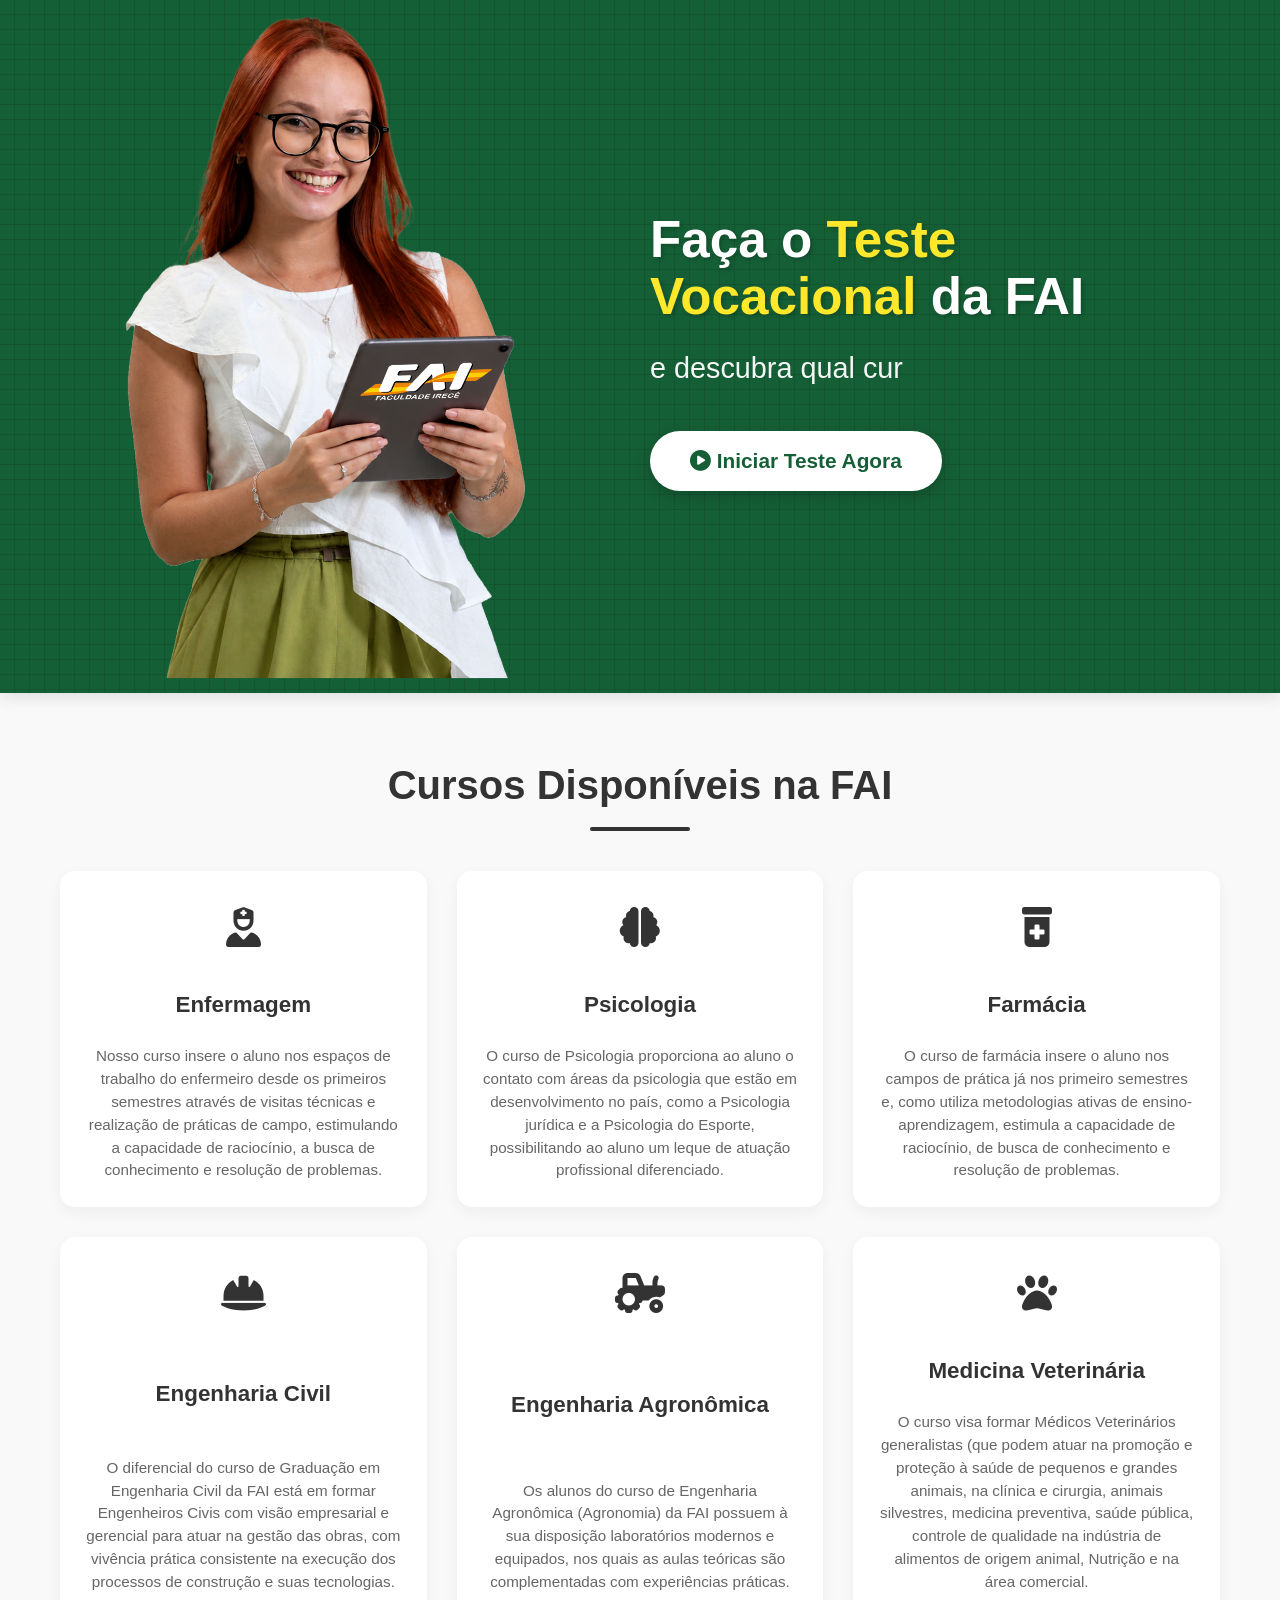
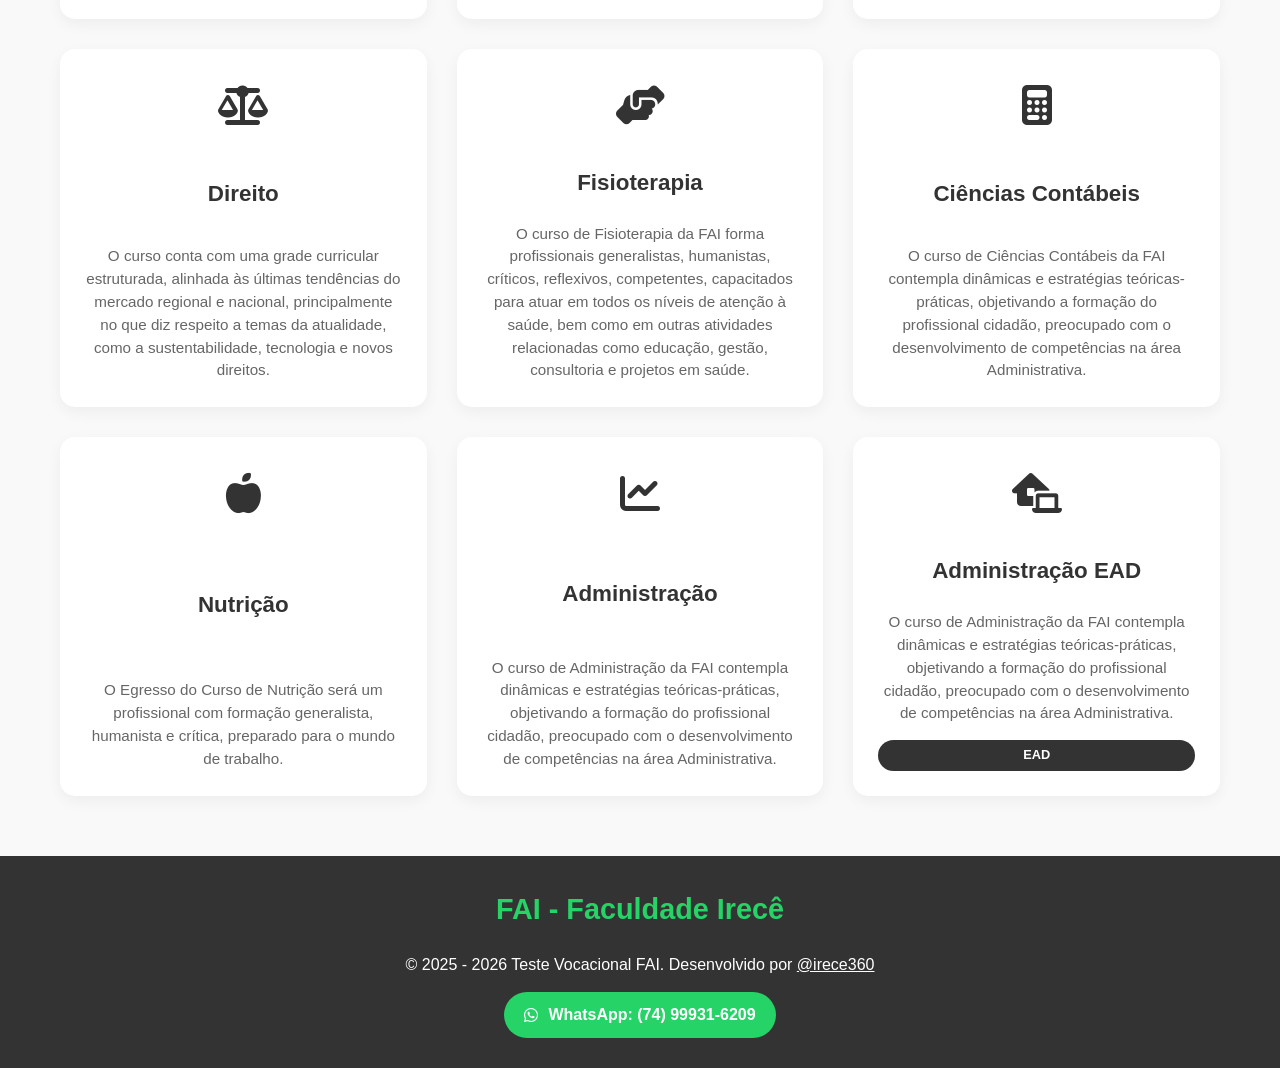
<file: index.html>
<!DOCTYPE html>
<html lang="pt-br">
<head>
<!-- Google tag (gtag.js) -->
<script async src="https://www.googletagmanager.com/gtag/js?id=G-654PQ2RHN4"></script>
<script>
  window.dataLayer = window.dataLayer || [];
  function gtag(){dataLayer.push(arguments);}
  gtag('js', new Date());

  gtag('config', 'G-654PQ2RHN4');
</script>    
    <meta charset="UTF-8">
    <meta name="viewport" content="width=device-width, initial-scale=1.0">
    <title>FAI - Faculdade Irecê | Teste Vocacional</title>
    <link rel="stylesheet" href="https://cdnjs.cloudflare.com/ajax/libs/font-awesome/6.4.0/css/all.min.css">
    <style>
        * {
            margin: 0;
            padding: 0;
            box-sizing: border-box;
            font-family: 'Segoe UI', Tahoma, Geneva, Verdana, sans-serif;
        }
        
        body {
            background-color: #f9f9f9;
            color: #333;
            line-height: 1.6;
        }
        
        /* Cabeçalho com fundo degradê rosa */
        .header-container {
            width: 100%;
            padding: 20px 20px 10px;
            display: flex;
            align-items: center;
            justify-content: center;
            min-height: 400px;
            box-shadow: 0 5px 15px rgba(0, 0, 0, 0.1);
            background-image: linear-gradient(90deg, rgba(0, 0, 0, 0.1) 1px, transparent 1px), linear-gradient(rgba(0, 0, 0, 0.1) 1px, transparent 1px);
    		background-size: 15px 15px;
    		background-position: -1px -1px;
    		background-color: #155f36;
        }
        
        .header-content {
            max-width: 1200px;
            width: 100%;
            display: flex;
            align-items: center;
            justify-content: space-between;
            flex-wrap: wrap;
            gap: 20px;
        }
        
        /* Estilo da modelo estudante */
        .model-container {
            flex: 1;
            min-width: 300px;
            display: flex;
            justify-content: center;
        }
        
        .model-image {
            width: 100%;
            max-width: 400px;
            transition: transform 0.3s ease;
        }
        
        .model-image:hover {
            transform: scale(1.02);
        }
        
        /* Estilo do texto */
        .text-container {
            flex: 1;
            min-width: 300px;
            color: white;
            padding: 20px;
        }
        
        .main-title {
            font-size: 3.2rem;
            font-weight: 800;
            margin-bottom: 20px;
            line-height: 1.1;
            text-shadow: 2px 2px 4px rgba(0, 0, 0, 0.2);
        }
        
        .subtitle {
            font-size: 1.8rem;
            font-weight: 300;
            margin-bottom: 30px;
            opacity: 0.95;
        }
        
        .highlight {
            font-weight: 700;
            color: #ffeb3b;
        }
        
        /* Botão de ação */
        .cta-button {
            display: inline-block;
            background-color: #ffffff;
            color: #155f36;
            padding: 18px 40px;
            font-size: 1.3rem;
            font-weight: 700;
            border-radius: 50px;
            text-decoration: none;
            transition: all 0.3s ease;
            box-shadow: 0 5px 15px rgba(0, 0, 0, 0.2);
            margin-top: 10px;
            cursor: pointer;
            border: none;
        }
        
        .cta-button:hover {
            background-color: #ffeb3b;
            transform: translateY(-3px);
            box-shadow: 0 8px 20px rgba(0, 0, 0, 0.25);
        }
        
        /* Área de teste (inicialmente oculta) */
        .test-area {
            max-width: 1200px;
            margin: 0 auto;
            padding: 0 20px;
            max-height: 0;
            overflow: hidden;
            transition: max-height 0.8s ease, padding 0.5s ease;
            background-color: white;
            box-shadow: 0 5px 20px rgba(0, 0, 0, 0.08);
            border-radius: 0 0 15px 15px;
        }
        
        .test-area.active {
            max-height: 3000px;
            padding: 40px 20px;
            margin-top: -10px;
            z-index: 10;
            position: relative;
        }
        
        /* Classe para esconder o cabeçalho do teste quando mostrar resultado */
        .test-header {
            text-align: center;
            margin-bottom: 30px;
            display: block; /* Visível por padrão */
        }
        
        .test-header.hidden {
            display: none; /* Escondido quando mostrar resultado */
        }
        
        .test-title {
            font-size: 2.2rem;
            color: #155f36;
            margin-bottom: 15px;
        }
        
        .test-subtitle {
            font-size: 1.2rem;
            color: #666;
            max-width: 800px;
            margin: 0 auto;
            line-height: 1.2;
        }
        
        /* Barra de progresso */
        .progress-container {
            width: 100%;
            max-width: 800px;
            margin: 25px auto;
            display: block; /* Visível por padrão */
        }
        
        .progress-container.hidden {
            display: none; /* Escondido quando mostrar resultado */
        }
        
        .progress-bar {
            width: 100%;
            height: 10px;
            background-color: #eee;
            border-radius: 5px;
            overflow: hidden;
        }
        
        .progress-fill {
            height: 100%;
            background: linear-gradient(to right, #59db93, #155f36);
            width: 0%;
            transition: width 0.5s ease;
        }
        
        .progress-text {
            text-align: center;
            margin-top: 8px;
            font-weight: 600;
            color: #155f36;
            font-size: 1.1rem;
        }
        
        /* Formulário do teste */
        .test-form {
            max-width: 900px;
            margin: 0 auto;
            display: block; /* Visível por padrão */
        }
        
        .test-form.hidden {
            display: none; /* Escondido quando mostrar resultado */
        }
        
        .question-container {
            background-color: #f8f8f8;
            border-radius: 12px;
            padding: 15px;
            margin-bottom: 25px;
            border-left: 0px solid #e55ca4;
            transition: all 0.3s ease;
        }
        
        .question-container:hover {
            background-color: #f0f0f0;
            transform: translateY(-2px);
        }
        
        .question-number {
            display: inline-block;
            background-color: #155f36;
            color: white;
            width: 35px;
            height: 35px;
            border-radius: 50%;
            text-align: center;
            line-height: 35px;
            font-weight: bold;
            margin-right: 15px;
        }
        
        .question-text {
            font-size: 1.3rem;
            font-weight: 600;
            color: #333;
            margin-bottom: 20px;
            display: inline-block;
            line-height: 1;
        }
        
        .options-container {
            display: flex;
            flex-wrap: wrap;
            gap: 15px;
        }
        
        .option {
            flex: 1;
            min-width: 200px;
        }
        
        .option input {
            display: none;
        }
        
        .option label {
            display: block;
            padding: 8px;
            background-color: white;
            border-radius: 8px;
            border: 2px solid #ddd;
            cursor: pointer;
            transition: all 0.2s ease;
            text-align: center;
            font-weight: 500;
            line-height: 1.3;
        }
        
        .option label:hover {
            border-color: #155f36;
            background-color: #2b9d5e;
            color: #fff;
        }
        
        .option input:checked + label {
            background-color: #c8e9d7;
            border-color: #155f36;
            color: #155f36;
            font-weight: 600;
        }
        
        .test-buttons {
            display: flex;
            justify-content: space-between;
            margin-top: 0px;
            padding-top: 20px;
            border-top: 2px solid #eee;
        }
        
        .btn {
            padding: 15px 30px;
            font-size: 1.1rem;
            font-weight: 600;
            border-radius: 8px;
            cursor: pointer;
            transition: all 0.3s ease;
            border: none;
        }
        
        .btn-prev {
            background-color: #f0f0f0;
            color: #555;
        }
        
        .btn-prev:hover {
            background-color: #e0e0e0;
        }
        
        .btn-next {
            background-color: #155f36;
            color: white;
        }
        
        .btn-next:hover {
            background-color: #155f36;
        }
        
        .btn-submit {
            background-color: #ff6b35;
            color: white;
            display: none;
        }
        
        .btn-submit:hover {
            background-color: #e55a2b;
        }
        
        /* Formulário de contato */
        .contact-form-container {
            max-width: 900px;
            margin: 40px auto;
            padding: 30px;
            background-color: #f8f8f8;
            border-radius: 12px;
            border-left: 0px solid #9d2679;
            display: none;
        }
        
        .contact-form-title {
            font-size: 1.8rem;
            color: #155f36;
            margin-bottom: 25px;
            text-align: center;
            line-height: 1.2;
        }
        
        .form-row {
            display: flex;
            flex-wrap: wrap;
            gap: 10px;
            margin-bottom: 20px;
        }
        
        .form-group {
            flex: 1;
            min-width: 250px;
        }
        
        .form-group label {
            display: block;
            margin-bottom: 8px;
            font-weight: 600;
            color: #555;
        }
        
        .form-group input, .form-group select {
            width: 100%;
            padding: 12px 15px;
            border: 2px solid #ddd;
            border-radius: 8px;
            font-size: 1rem;
            transition: all 0.3s ease;
        }
        
        .form-group input:focus, .form-group select:focus {
            border-color: #9d2679;
            outline: none;
            box-shadow: 0 0 0 3px rgba(157, 38, 121, 0.1);
        }
        
        .radio-options {
            display: flex;
            gap: 20px;
            margin-top: 10px;
        }
        
        .radio-option {
            flex: 1;
        }
        
        .radio-option input {
            display: none;
        }
        
        .radio-option label {
            display: block;
            padding: 15px;
            background-color: white;
            border-radius: 8px;
            border: 2px solid #ddd;
            cursor: pointer;
            transition: all 0.2s ease;
            text-align: center;
            font-weight: 500;
            width: 100%;
        }
        
        .radio-option label:hover {
            border-color: #c43a8d;
            background-color: #fff5fa;
        }
        
        .radio-option input:checked + label {
            background-color: #fff0f5;
            border-color: #9d2679;
            color: #9d2679;
            font-weight: 600;
        }
        
        .terms-checkbox {
            display: flex;
            align-items: flex-start;
            margin: 25px 0;
            gap: 10px;
        }
        
        .terms-checkbox input {
            margin-top: 5px;
        }
        
        .terms-checkbox label {
            font-size: 0.9rem;
            color: #666;
            line-height: 1.4;
        }
        
        .terms-link {
            color: #155f36;
            text-decoration: underline;
            cursor: pointer;
        }
        
        .form-buttons {
            display: flex;
            justify-content: center;
            gap: 15px;
            margin-top: 30px;
        }
        
        .btn-send {
            background-color: #155f36;
            color: white;
            padding: 15px 40px;
            font-size: 1.1rem;
            font-weight: 600;
        }
        
        .btn-send:hover {
            background-color: #7d1e61;
        }
        
        .btn-cancel {
            background-color: #f0f0f0;
            color: #555;
        }
        
        .btn-cancel:hover {
            background-color: #e0e0e0;
        }
        
        /* Resultado do teste */
        .result-container {
            max-width: 900px;
            margin: 40px auto;
            padding: 40px;
            background-color: white;
            border-radius: 15px;
            box-shadow: 0 10px 30px rgba(0, 0, 0, 0.1);
            display: none;
            text-align: center;
        }
        
        .result-title {
            font-size: 2.2rem;
            color: #9d2679;
            margin-bottom: 20px;
        }
        
        .result-area {
            font-size: 1.4rem;
            color: #ff6b35;
            margin-bottom: 30px;
            font-weight: 700;
        }
        
        .result-courses {
            background-color: #f8f8f8;
            border-radius: 10px;
            padding: 25px;
            margin-bottom: 30px;
            text-align: center;
        }
        
        .result-courses h3 {
    	    color: #555555;
    	    margin-bottom: 25px;
    	    text-align: center;
    	    font-size: 1.5rem;
    	    font-weight: 500;
    	    line-height: 1.2;
        }
        
        .courses-grid-result {
            display: grid;
            grid-template-columns: repeat(3, 1fr);
            gap: 20px;
            margin-top: 20px;
        }
        
        .course-card-result {
            background-color: white;
            border-radius: 10px;
            padding: 20px;
            box-shadow: 0 5px 15px rgba(0, 0, 0, 0.05);
            transition: all 0.3s ease;
            text-align: center;
            display: flex;
            flex-direction: column;
            justify-content: space-between;
        }
        
        .course-card-result:hover {
            transform: translateY(-5px);
            box-shadow: 0 10px 20px rgba(0, 0, 0, 0.1);
        }
        
        .course-icon-result {
            font-size: 2.5rem;
            color: #9d2679;
            margin-bottom: 15px;
        }
        
        .course-card-result h4 {
            color: #333;
            margin-bottom: 10px;
            font-size: 1.3rem;
            min-height: 60px;
            display: flex;
            align-items: center;
            justify-content: center;
        }
        
        .course-card-result p {
            color: #666;
            font-size: 0.9rem;
            line-height: 1.5;
            margin-bottom: 15px;
            flex-grow: 1;
        }
        
        /* Botão WhatsApp para inscrição */
        .whatsapp-inscricao {
            display: inline-block;
            background-color: #25D366;
            color: white;
            padding: 10px 20px;
            border-radius: 5px;
            text-decoration: none;
            font-weight: 600;
            margin-top: 10px;
            transition: all 0.3s ease;
        }
        
        .whatsapp-inscricao:hover {
            background-color: #128C7E;
            transform: translateY(-2px);
        }
        
        /* Container do vídeo do YouTube */
        .video-container {
            margin: 40px 0;
            text-align: center;
        }
        
        .video-wrapper {
            position: relative;
            width: 100%;
            max-width: 800px;
            margin: 0 auto;
            border-radius: 15px;
            overflow: hidden;
            box-shadow: 0 10px 30px rgba(0, 0, 0, 0.15);
            background-color: #000;
        }
        
        .video-embed {
            width: 100%;
            height: 450px;
            border: none;
            display: block;
        }
        
        .video-overlay {
            position: absolute;
            top: 0;
            left: 0;
            width: 100%;
            height: 100%;
            background: rgba(0, 0, 0, 0.3);
            display: flex;
            align-items: center;
            justify-content: center;
            cursor: pointer;
            transition: background 0.3s ease;
        }
        
        .video-overlay:hover {
            background: rgba(0, 0, 0, 0.5);
        }
        
        .play-button {
            width: 80px;
            height: 80px;
            background-color: #9d2679;
            border-radius: 50%;
            display: flex;
            align-items: center;
            justify-content: center;
            color: white;
            font-size: 2.5rem;
            transition: all 0.3s ease;
            box-shadow: 0 5px 15px rgba(0, 0, 0, 0.3);
        }
        
        .play-button:hover {
            background-color: #c43a8d;
            transform: scale(1.1);
        }
        
        .video-title {
            margin-top: 15px;
            font-size: 1.2rem;
            color: #666;
            font-weight: 600;
            display:none;
        }
        
        .result-buttons {
            display: flex;
            justify-content: center;
            gap: 20px;
            margin-top: 40px;
            flex-wrap: wrap;
        }
        
        .btn-whatsapp {
            background-color: #25D366;
            color: white;
            display: flex;
            align-items: center;
            gap: 10px;
            padding: 15px 30px;
            font-size: 1.1rem;
            font-weight: 600;
            border-radius: 8px;
            text-decoration: none;
            transition: all 0.3s ease;
        }
        
        .btn-whatsapp:hover {
            background-color: #128C7E;
            transform: translateY(-3px);
        }
        
        .btn-restart {
            background-color: #f0f0f0;
            color: #555;
            display: flex;
            align-items: center;
            gap: 10px;
            padding: 15px 30px;
            font-size: 1.1rem;
            font-weight: 600;
            border-radius: 8px;
            text-decoration: none;
            transition: all 0.3s ease;
            border: none;
            cursor: pointer;
        }
        
        .btn-restart:hover {
            background-color: #e0e0e0;
            transform: translateY(-3px);
        }
        
        /* Conteúdo principal da página */
        .main-content {
            max-width: 1200px;
            margin: 60px auto;
            padding: 0 20px;
        }
        
        .section-title {
            font-size: 2.5rem;
            color: #333;
            margin-bottom: 30px;
            text-align: center;
            position: relative;
        }
        
        .section-title::after {
            content: '';
            display: block;
            width: 100px;
            height: 4px;
            background: #333;
            margin: 10px auto;
            border-radius: 2px;
        }
        
        .courses-grid {
            display: grid;
            grid-template-columns: repeat(auto-fill, minmax(280px, 1fr));
            gap: 30px;
            margin-top: 40px;
        }
        
        .course-card {
            background-color: white;
            border-radius: 15px;
            padding: 25px;
            box-shadow: 0 5px 15px rgba(0, 0, 0, 0.05);
            transition: all 0.3s ease;
            text-align: center;
            height: 100%;
            display: flex;
            flex-direction: column;
            justify-content: space-between;
        }
        
        .course-card:hover {
            transform: translateY(-10px);
            box-shadow: 0 15px 25px rgba(0, 0, 0, 0.1);
        }
        
        .course-icon {
            font-size: 2.5rem;
            color: #333;
            margin-bottom: 15px;
        }
        
        .course-card h3 {
            color: #333;
            margin-bottom: 10px;
            font-size: 1.4rem;
            min-height: 60px;
            display: flex;
            align-items: center;
            justify-content: center;
        }
        
        .course-card p {
            color: #666;
            font-size: 0.95rem;
            line-height: 1.5;
        }
        
        .course-tag {
            display: inline-block;
            background-color: #333;
            color: #fff;
            padding: 5px 10px;
            border-radius: 20px;
            font-size: 0.8rem;
            margin-top: 15px;
            font-weight: 600;
        }
        
        /* Rodapé */
        .footer {
            background-color: #333;
            color: white;
            text-align: center;
            padding: 30px 20px;
            margin-top: 60px;
        }
        
        .footer-logo {
            font-size: 1.8rem;
            font-weight: 700;
            color: #25d366;
            margin-bottom: 20px;
            display: flex;
            align-items: center;
            justify-content: center;
            gap: 10px;
        }
      .footer-link {
    color: #fff;
}
        
        .whatsapp-contact {
            display: inline-flex;
            align-items: center;
            gap: 10px;
            background-color: #25D366;
            color: white;
            padding: 10px 20px;
            border-radius: 50px;
            text-decoration: none;
            margin-top: 15px;
            font-weight: 600;
            transition: all 0.3s ease;
        }
        
        .whatsapp-contact:hover {
            background-color: #128C7E;
            transform: translateY(-3px);
        }
        
        /* Responsividade */
        @media (max-width: 900px) {
            .header-content {
                flex-direction: column;
                text-align: center;
            }
            
            .model-container {
                order: 2;
            }
            
            .text-container {
                order: 1;
            }
            
            .main-title {
                font-size: 2.8rem;
            }
            
            .subtitle {
                font-size: 1.6rem;
            }
            
            .options-container {
                flex-direction: column;
            }
            
            .option {
                min-width: 100%;
            }
            
            .radio-options {
                flex-direction: column;
            }
            
            .form-row {
                flex-direction: column;
            }
            
            .courses-grid-result {
                grid-template-columns: repeat(3, 1fr);
            }
            
            .result-buttons {
                flex-direction: column;
                align-items: center;
            }
            
            .btn-whatsapp, .btn-restart {
                width: 100%;
                justify-content: center;
            }
            
            .video-embed {
                height: 350px;
            }
            
            .play-button {
                width: 70px;
                height: 70px;
                font-size: 2rem;
            }
        }
        
        @media (max-width: 768px) {
            .courses-grid-result {
                grid-template-columns: 1fr;
                gap: 15px;
            }
            
            .video-embed {
                height: 300px;
            }
            
            .play-button {
                width: 60px;
                height: 60px;
                font-size: 1.8rem;
            }
        }
        
        @media (max-width: 600px) {
            .main-title {
                font-size: 2.5rem;
        		line-height: 1;
            }
            
            .subtitle {
                font-size: 1.3rem;
        		line-height: 1;
        		font-weight: 400;
            }
            
            .cta-button {
                padding: 15px 30px;
                font-size: 1.1rem;
            }
            
            .section-title, .test-title, .result-title {
                font-size: 1.8rem;
                line-height: 1.2;
            }
            
            .test-buttons, .form-buttons {
                flex-direction: row;
                gap: 15px;
            }
            
            .btn {
                width: 100%;
            }
            
            .courses-grid {
                grid-template-columns: repeat(auto-fill, minmax(250px, 1fr));
            }
            
            .contact-form-container, .result-container {
                padding: 20px;
            }
            
            .video-embed {
                height: 250px;
            }
            
            .play-button {
                width: 50px;
                height: 50px;
                font-size: 1.5rem;
            }
        }
    </style>
</head>
<body>
    <!-- Cabeçalho com fundo rosa degradê -->
    <header class="header-container">
        <div class="header-content">
            <!-- Modelo estudante -->
            <div class="model-container">
                <img src="./model.png" 
                     alt="Estudante universitária sorrindo" class="model-image">
            </div>
            
            <!-- Texto com as frases -->
            <div class="text-container">
                <h1 class="main-title">Faça o <span style="color: #ffe72c;">Teste Vocacional</span> da FAI</h1>
                <p class="subtitle" id="dynamic-subtitle"></p>
                
                <!-- Botão para abrir o teste -->
                <button class="cta-button" id="startTestBtn">
                    <i class="fas fa-play-circle"></i>
                    Iniciar Teste Agora
                </button>
            </div>
        </div>
    </header>
    
    <!-- Área de teste (inicialmente oculta) -->
    <section class="test-area" id="testArea">
        <div class="test-header" id="testHeader">
            <h2 class="test-title">Teste Vocacional FAI</h2>
            <p class="test-subtitle">Responda 10 perguntas abaixo e descubra qual curso da FAI combina mais com seu perfil, interesses e habilidades.</p>
            
            <!-- Barra de progresso -->
            <div class="progress-container" id="progressContainer">
                <div class="progress-bar">
                    <div class="progress-fill" id="progressFill"></div>
                </div>
                <div class="progress-text" id="progressText">Pergunta 1 de 10</div>
            </div>
        </div>
        
        <form class="test-form" id="vocationalTestForm">
            <!-- As 10 perguntas do teste serão inseridas aqui via JavaScript -->
        </form>
        
        <!-- Formulário de contato (inicialmente oculto) -->
        <div class="contact-form-container" id="contactFormContainer">
            <h3 class="contact-form-title">Para ver seu resultado, preencha seus dados</h3>
            <form id="contactForm">
                <div class="form-row">
                    <div class="form-group">
                        <label for="firstName">Nome *</label>
                        <input type="text" id="firstName" name="firstName" required>
                    </div>
                    <div class="form-group">
                        <label for="lastName">Sobrenome *</label>
                        <input type="text" id="lastName" name="lastName" required>
                    </div>
                </div>
                
                <div class="form-row">
                    <div class="form-group">
                        <label for="phone">Telefone (WhatsApp) *</label>
                        <input type="tel" id="phone" name="phone" required placeholder="(74) 99999-9999">
                    </div>
                    <div class="form-group">
                        <label for="email">E-mail *</label>
                        <input type="email" id="email" name="email" required>
                    </div>
                </div>
                
                <!-- Campo Cidade -->
                <div class="form-row">
                    <div class="form-group">
                        <label for="city">Cidade *</label>
                        <input type="text" id="city" name="city" required placeholder="Ex: Irecê, São Gabriel, etc.">
                    </div>
                </div>
                
                <!-- Campo Ensino Médio -->
                <div class="form-row">
                    <div class="form-group">
                        <label>Ensino Médio Completo? *</label>
                        <div class="radio-options">
                            <div class="radio-option">
                                <input type="radio" id="highSchoolYes" name="highSchoolComplete" value="Sim" required>
                                <label for="highSchoolYes">Sim</label>
                            </div>
                            <div class="radio-option">
                                <input type="radio" id="highSchoolNo" name="highSchoolComplete" value="Não" required>
                                <label for="highSchoolNo">Não</label>
                            </div>
                        </div>
                    </div>
                </div>
                
                <!-- Campo Condicional para Ano do Ensino Médio -->
                <div class="form-row" id="highSchoolYearContainer" style="display: none;">
                    <div class="form-group">
                        <label for="highSchoolYear">Qual ano do Ensino Médio você está cursando? *</label>
                        <select id="highSchoolYear" name="highSchoolYear">
                            <option value="" disabled selected>Selecione o ano</option>
                            <option value="1º Ano">1º Ano do Ensino Médio</option>
                            <option value="2º Ano">2º Ano do Ensino Médio</option>
                            <option value="3º Ano">3º Ano do Ensino Médio</option>
                        </select>
                    </div>
                </div>
                
                <div class="terms-checkbox">
                    <input type="checkbox" id="terms" name="terms" required>
                    <label for="terms">
                        Concordo com os <span class="terms-link" id="termsLink">Termos de Uso</span> e 
                        <span class="terms-link" id="privacyLink">Política de Privacidade</span> *
                    </label>
                </div>
                
                <div class="form-buttons">
                    <button type="submit" class="btn btn-send">
                        <i class="fas fa-paper-plane"></i> Ver Resultado
                    </button>
                    <button type="button" class="btn btn-cancel" id="cancelFormBtn">
                        Cancelar
                    </button>
                </div>
            </form>
        </div>
        
        <!-- Resultado do teste (inicialmente oculto) -->
        <div class="result-container" id="resultContainer">
            <h2 class="result-title" id="personalizedResultTitle"></h2>
            <div class="result-area" id="resultAreaText"></div>
            <div class="result-courses">
                <h3 id="coursesRecommendationTitle">Com base nas suas respostas, esses são os cursos que mais combinam com seu perfil!</h3>
                <div class="courses-grid-result" id="recommendedCoursesGrid">
                    <!-- 3 cursos serão inseridos via JavaScript -->
                </div>
            </div>
            
            <!-- Vídeo do YouTube -->
            <div class="video-container" id="youtubeVideoContainer">
                <div class="video-title">Conheça mais sobre a FAI - Faculdade Irecê</div>
                <div class="video-wrapper">
                    <iframe 
                        class="video-embed"
                        src="https://www.youtube.com/embed/G28FvzCtRSA?rel=0&controls=0&showinfo=0&modestbranding=1"
                        frameborder="0"
                        allow="accelerometer; autoplay; clipboard-write; encrypted-media; gyroscope; picture-in-picture"
                        allowfullscreen>
                    </iframe>
                    <a href="https://www.youtube.com/watch?v=G28FvzCtRSA&sub_confirmation=1" 
                       target="_blank" 
                       class="video-overlay" 
                       id="youtubeOverlay">
                        <div class="play-button">
                            <i class="fas fa-play"></i>
                        </div>
                    </a>
                </div>
                
            </div>
                      
            <div class="result-buttons">
                <a href="https://wa.me/5574999316209" class="btn-whatsapp" target="_blank">
                    <i class="fab fa-whatsapp"></i> Fale Conosco
                </a>
                <button class="btn-restart" id="restartTestBtn">
                    <i class="fas fa-redo"></i> Reiniciar Teste
                </button>
            </div>
        </div>
    </section>
    
    <!-- Conteúdo principal da página -->
    <main class="main-content">
        <h2 class="section-title">Cursos Disponíveis na FAI</h2>
        
        <div class="courses-grid">
            <div class="course-card">
                <div class="course-icon">
                    <i class="fas fa-user-nurse"></i>
                </div>
                <h3>Enfermagem</h3>
                <p>Nosso curso insere o aluno nos espaços de trabalho do enfermeiro desde os primeiros semestres através de visitas técnicas e realização de práticas de campo, estimulando a capacidade de raciocínio, a busca de conhecimento e resolução de problemas.</p>
            </div>
            
            <div class="course-card">
                <div class="course-icon">
                    <i class="fas fa-brain"></i>
                </div>
                <h3>Psicologia</h3>
                <p>O curso de Psicologia proporciona ao aluno o contato com áreas da psicologia que estão em desenvolvimento no país, como a Psicologia jurídica e a Psicologia do Esporte, possibilitando ao aluno um leque de atuação profissional diferenciado.</p>
            </div>
            
            <div class="course-card">
                <div class="course-icon">
                    <i class="fas fa-prescription-bottle-alt"></i>
                </div>
                <h3>Farmácia</h3>
                <p>O curso de farmácia insere o aluno nos campos de prática já nos primeiro semestres e, como utiliza metodologias ativas de ensino-aprendizagem, estimula a capacidade de raciocínio, de busca de conhecimento e resolução de problemas.</p>
            </div>
            
            <div class="course-card">
                <div class="course-icon">
                    <i class="fas fa-hard-hat"></i>
                </div>
                <h3>Engenharia Civil</h3>
                <p>O diferencial do curso de Graduação em Engenharia Civil da FAI está em formar Engenheiros Civis com visão empresarial e gerencial para atuar na gestão das obras, com vivência prática consistente na execução dos processos de construção e suas tecnologias.</p>
            </div>
            
            <div class="course-card">
                <div class="course-icon">
                    <i class="fas fa-tractor"></i>
                </div>
                <h3>Engenharia Agronômica</h3>
                <p>Os alunos do curso de Engenharia Agronômica (Agronomia) da FAI possuem à sua disposição laboratórios modernos e equipados, nos quais as aulas teóricas são complementadas com experiências práticas.</p>
            </div>
            
            <div class="course-card">
                <div class="course-icon">
                    <i class="fas fa-paw"></i>
                </div>
                <h3>Medicina Veterinária</h3>
                <p>O curso visa formar Médicos Veterinários generalistas (que podem atuar na promoção e proteção à saúde de pequenos e grandes animais, na clínica e cirurgia, animais silvestres, medicina preventiva, saúde pública, controle de qualidade na indústria de alimentos de origem animal, Nutrição e na área comercial.</p>
            </div>
            
            <div class="course-card">
                <div class="course-icon">
                    <i class="fas fa-balance-scale"></i>
                </div>
                <h3>Direito</h3>
                <p>O curso conta com uma grade curricular estruturada, alinhada às últimas tendências do mercado regional e nacional, principalmente no que diz respeito a temas da atualidade, como a sustentabilidade, tecnologia e novos direitos.</p>
            </div>
            
            <div class="course-card">
                <div class="course-icon">
                    <i class="fas fa-hands-helping"></i>
                </div>
                <h3>Fisioterapia</h3>
                <p>O curso de Fisioterapia da FAI forma profissionais generalistas, humanistas, críticos, reflexivos, competentes, capacitados para atuar em todos os níveis de atenção à saúde, bem como em outras atividades relacionadas como educação, gestão, consultoria e projetos em saúde.</p>
            </div>
            
            <div class="course-card">
                <div class="course-icon">
                    <i class="fas fa-calculator"></i>
                </div>
                <h3>Ciências Contábeis</h3>
                <p>O curso de Ciências Contábeis da FAI contempla dinâmicas e estratégias teóricas-práticas, objetivando a formação do profissional cidadão, preocupado com o desenvolvimento de competências na área Administrativa.</p>
            </div>
            
            <div class="course-card">
                <div class="course-icon">
                    <i class="fas fa-apple-alt"></i>
                </div>
                <h3>Nutrição</h3>
                <p>O Egresso do Curso de Nutrição será um profissional com formação generalista, humanista e crítica, preparado para o mundo de trabalho.</p>
            </div>
            
            <div class="course-card">
                <div class="course-icon">
                    <i class="fas fa-chart-line"></i>
                </div>
                <h3>Administração</h3>
                <p>O curso de Administração da FAI contempla dinâmicas e estratégias teóricas-práticas, objetivando a formação do profissional cidadão, preocupado com o desenvolvimento de competências na área Administrativa.</p>
            </div>
            
            <div class="course-card">
                <div class="course-icon">
                    <i class="fas fa-laptop-house"></i>
                </div>
                <h3>Administração EAD</h3>
                <p>O curso de Administração da FAI contempla dinâmicas e estratégias teóricas-práticas, objetivando a formação do profissional cidadão, preocupado com o desenvolvimento de competências na área Administrativa.</p>
                <span class="course-tag">EAD</span>
            </div>
        </div>
    </main>
    
    <!-- Rodapé -->
    <footer class="footer">
        <div class="footer-logo">
            <span>FAI - Faculdade Irecê</span>
        </div>
        <p>© 2025 - 2026 Teste Vocacional FAI. Desenvolvido por <a href='https://wa.me/+5574999668299' target='_blank' class='footer-link'>@irece360</a></p>
               <a href="https://wa.me/5574999316209" class="whatsapp-contact" target="_blank">
            <i class="fab fa-whatsapp"></i>
            WhatsApp: (74) 99931-6209
        </a>
    </footer>
    
    <script>
        // URL ATUALIZADA do Google Apps Script para envio dos dados
        const GOOGLE_SCRIPT_URL = 'https://script.google.com/macros/s/AKfycbxY4kSHpqy5NPSPv14_40xEEi_A8WGVxe6mCJpfSIMFbCmlQzqxqhpXp2xDmCEgUwAB/exec';
        
        // Elementos do DOM
        const startTestBtn = document.getElementById('startTestBtn');
        const testArea = document.getElementById('testArea');
        const testHeader = document.getElementById('testHeader');
        const progressContainer = document.getElementById('progressContainer');
        const vocationalTestForm = document.getElementById('vocationalTestForm');
        const contactFormContainer = document.getElementById('contactFormContainer');
        const contactForm = document.getElementById('contactForm');
        const resultContainer = document.getElementById('resultContainer');
        const resultAreaText = document.getElementById('resultAreaText');
        const recommendedCoursesGrid = document.getElementById('recommendedCoursesGrid');
        const cancelFormBtn = document.getElementById('cancelFormBtn');
        const restartTestBtn = document.getElementById('restartTestBtn');
        const dynamicSubtitle = document.getElementById('dynamic-subtitle');
        const youtubeOverlay = document.getElementById('youtubeOverlay');
        const personalizedResultTitle = document.getElementById('personalizedResultTitle');
        const coursesRecommendationTitle = document.getElementById('coursesRecommendationTitle');
        
        // Estado do teste
        let currentQuestion = 0;
        let testStarted = false;
        let userAnswers = {};
        let highSchoolCompleted = false;
        
        // Texto para o subtítulo
        const subtitleText = "e descubra qual curso combina mais com seu perfil!";
        
        // Perguntas do teste
        const testQuestions = [
            {
                question: "Qual tipo de atividade você mais gosta de realizar?",
                options: [
                    { text: "Cuidar de pessoas e ajudar quem precisa", value: "saude" },
                    { text: "Resolver problemas matemáticos ou lógicos", value: "exatas" },
                    { text: "Debater ideias e analisar comportamentos", value: "humanas" },
                    { text: "Trabalhar com animais, plantas ou alimentos", value: "biologicas" }
                ]
            },
            {
                question: "Como você se vê trabalhando no futuro?",
                options: [
                    { text: "Em hospitais, clínicas ou laboratórios", value: "saude" },
                    { text: "Em escritórios, obras ou empresas", value: "exatas" },
                    { text: "Em tribunais, escolas ou consultórios", value: "humanas" },
                    { text: "Em fazendas, zoológicos ou indústrias", value: "biologicas" }
                ]
            },
            {
                question: "Qual dessas matérias você mais gostava na escola?",
                options: [
                    { text: "Ciências/Biologia", value: "saude" },
                    { text: "Matemática/Física", value: "exatas" },
                    { text: "História/Português", value: "humanas" },
                    { text: "Geografia/Educação Física", value: "biologicas" }
                ]
            },
            {
                question: "Como você costuma tomar decisões importantes?",
                options: [
                    { text: "Pensando no bem-estar das pessoas", value: "saude" },
                    { text: "Analisando dados e fatos concretos", value: "exatas" },
                    { text: "Considerando diferentes pontos de vista", value: "humanas" },
                    { text: "Observando a natureza e os ciclos", value: "biologicas" }
                ]
            },
            {
                question: "Qual tipo de leitura você mais aprecia?",
                options: [
                    { text: "Artigos sobre saúde e bem-estar", value: "saude" },
                    { text: "Manuais técnicos e relatórios", value: "exatas" },
                    { text: "Livros sobre sociedade e comportamento", value: "humanas" },
                    { text: "Textos sobre meio ambiente e animais", value: "biologicas" }
                ]
            },
            {
                question: "Como você se comporta em grupo?",
                options: [
                    { text: "Costumo cuidar e apoiar os outros", value: "saude" },
                    { text: "Gosto de organizar e planejar as atividades", value: "exatas" },
                    { text: "Facilito a comunicação e mediação", value: "humanas" },
                    { text: "Observo e analiso o ambiente ao redor", value: "biologicas" }
                ]
            },
            {
                question: "Qual dessas habilidades você considera mais forte?",
                options: [
                    { text: "Empatia e capacidade de escuta", value: "saude" },
                    { text: "Raciocínio lógico e precisão", value: "exatas" },
                    { text: "Comunicação e persuasão", value: "humanas" },
                    { text: "Observação e conexão com a natureza", value: "biologicas" }
                ]
            },
            {
                question: "Como você lida com desafios?",
                options: [
                    { text: "Busco apoio e trabalho em equipe", value: "saude" },
                    { text: "Analiso sistematicamente e crio planos", value: "exatas" },
                    { text: "Negocio e busco consensos", value: "humanas" },
                    { text: "Adapto-me às circunstâncias", value: "biologicas" }
                ]
            },
            {
                question: "Qual aspecto do trabalho mais te motiva?",
                options: [
                    { text: "Contribuir para a saúde das pessoas", value: "saude" },
                    { text: "Criar soluções eficientes e duradouras", value: "exatas" },
                    { text: "Defender direitos e promover justiça", value: "humanas" },
                    { text: "Preservar a vida e o meio ambiente", value: "biologicas" }
                ]
            },
            {
                question: "Como você prefere aprender coisas novas?",
                options: [
                    { text: "Com prática e experiência direta", value: "saude" },
                    { text: "Com exercícios e aplicações práticas", value: "exatas" },
                    { text: "Com discussões e reflexões", value: "humanas" },
                    { text: "Com observação e experimentação", value: "biologicas" }
                ]
            }
        ];
        
        // Banco de dados de cursos com descrições e links WhatsApp
        const coursesDatabase = {
            Enfermagem: {
                icon: 'fa-user-nurse',
                description: 'Formação para cuidados de saúde, assistência a pacientes e promoção do bem-estar em diferentes contextos hospitalares e comunitários.',
                whatsapp: 'https://wa.me/5574999316209?text=Olá!%20Gostaria%20de%20me%20inscrever%20no%20curso%20de%20ENFERMAGEM%20da%20FAI'
            },
            Psicologia: {
                icon: 'fa-brain',
                description: 'Estudo do comportamento humano e processos mentais para promover saúde mental, bem-estar e qualidade de vida.',
                whatsapp: 'https://wa.me/5574999316209?text=Olá!%20Gostaria%20de%20me%20inscrever%20no%20curso%20de%20PSICOLOGIA%20da%20FAI'
            },
            Farmácia: {
                icon: 'fa-prescription-bottle-alt',
                description: 'Atuação na manipulação, dispensação e controle de medicamentos, além de orientação sobre uso correto de produtos para saúde.',
                whatsapp: 'https://wa.me/5574999316209?text=Olá!%20Gostaria%20de%20me%20inscrever%20no%20curso%20de%20FARMÁCIA%20da%20FAI'
            },
            'Engenharia Civil': {
                icon: 'fa-hard-hat',
                description: 'Projeto, construção e manutenção de estruturas como edifícios, pontes, estradas e obras de infraestrutura.',
                whatsapp: 'https://wa.me/5574999316209?text=Olá!%20Gostaria%20de%20me%20inscrever%20no%20curso%20de%20ENGENHARIA%20CIVIL%20da%20FAI'
            },
            'Engenharia Agronômica': {
                icon: 'fa-tractor',
                description: 'Atuação no setor agrícola com foco em produção sustentável, gestão rural, tecnologia no campo e preservação ambiental.',
                whatsapp: 'https://wa.me/5574999316209?text=Olá!%20Gostaria%20de%20me%20inscrever%20no%20curso%20de%20ENGENHARIA%20AGRONÔMICA%20da%20FAI'
            },
            'Medicina Veterinária': {
                icon: 'fa-paw',
                description: 'Cuidados com a saúde animal, prevenção de doenças, clínica, cirurgia e atuação em saúde pública veterinária.',
                whatsapp: 'https://wa.me/5574999316209?text=Olá!%20Gostaria%20de%20me%20inscrever%20no%20curso%20de%20MEDICINA%20VETERINÁRIA%20da%20FAI'
            },
            Direito: {
                icon: 'fa-balance-scale',
                description: 'Estudo das normas jurídicas e sua aplicação para defender interesses, garantir justiça e orientar sobre direitos e deveres.',
                whatsapp: 'https://wa.me/5574999316209?text=Olá!%20Gostaria%20de%20me%20inscrever%20no%20curso%20de%20DIREITO%20da%20FAI'
            },
            Fisioterapia: {
                icon: 'fa-hands-helping',
                description: 'Prevenção, tratamento e reabilitação de disfunções do movimento corporal através de técnicas e exercícios específicos.',
                whatsapp: 'https://wa.me/5574999316209?text=Olá!%20Gostaria%20de%20me%20inscrever%20no%20curso%20de%20FISIOTERAPIA%20da%20FAI'
            },
            'Ciências Contábeis': {
                icon: 'fa-calculator',
                description: 'Controle e gestão financeira de organizações, análise de demonstrações contábeis, auditoria e consultoria tributária.',
                whatsapp: 'https://wa.me/5574999316209?text=Olá!%20Gostaria%20de%20me%20inscrever%20no%20curso%20de%20CIÊNCIAS%20CONTÁBEIS%20da%20FAI'
            },
            Nutrição: {
                icon: 'fa-apple-alt',
                description: 'Estudo da alimentação e seus efeitos na saúde, elaboração de dietas, promoção de hábitos alimentares saudáveis.',
                whatsapp: 'https://wa.me/5574999316209?text=Olá!%20Gostaria%20de%20me%20inscrever%20no%20curso%20de%20NUTRIÇÃO%20da%20FAI'
            },
            Administração: {
                icon: 'fa-chart-line',
                description: 'Gestão de recursos e processos organizacionais para maximizar resultados, eficiência empresarial e liderança de equipes.',
                whatsapp: 'https://wa.me/5574999316209?text=Olá!%20Gostaria%20de%20me%20inscrever%20no%20curso%20de%20ADMINISTRAÇÃO%20da%20FAI'
            },
            'Administração EAD': {
                icon: 'fa-laptop-house',
                description: 'Formação em gestão empresarial na modalidade Educação a Distância, com flexibilidade de horários e aprendizado online.',
                whatsapp: 'https://wa.me/5574999316209?text=Olá!%20Gostaria%20de%20me%20inscrever%20no%20curso%20de%20ADMINISTRAÇÃO%20EAD%20da%20FAI'
            }
        };
        
        // Função para atualizar a barra de progresso
        function updateProgressBar() {
            const progressFill = document.getElementById('progressFill');
            const progressText = document.getElementById('progressText');
            const progressPercentage = ((currentQuestion + 1) / testQuestions.length) * 100;
            
            progressFill.style.width = `${progressPercentage}%`;
            progressText.textContent = `Pergunta ${currentQuestion + 1} de ${testQuestions.length}`;
        }
        
        // Inicializar o subtítulo
        function initializeSubtitle() {
            dynamicSubtitle.textContent = '';
            
            // Efeito de digitação
            let charIndex = 0;
            function typeWriterEffect() {
                if (charIndex < subtitleText.length) {
                    dynamicSubtitle.textContent += subtitleText.charAt(charIndex);
                    charIndex++;
                    setTimeout(typeWriterEffect, 40);
                }
            }
            
            // Iniciar efeito após carregar a página
            setTimeout(typeWriterEffect, 500);
        }
        
        // Renderizar as perguntas do teste
        function renderTestQuestions() {
            vocationalTestForm.innerHTML = '';
            updateProgressBar(); // Inicializar barra de progresso
            
            testQuestions.forEach((question, index) => {
                const questionContainer = document.createElement('div');
                questionContainer.className = 'question-container';
                questionContainer.id = `question-${index}`;
                questionContainer.style.display = index === 0 ? 'block' : 'none';
                
                let optionsHTML = '';
                question.options.forEach((option, optionIndex) => {
                    optionsHTML += `
                        <div class="option">
                            <input type="radio" id="q${index+1}_${optionIndex}" name="q${index+1}" value="${option.value}">
                            <label for="q${index+1}_${optionIndex}">${option.text}</label>
                        </div>
                    `;
                });
                
                questionContainer.innerHTML = `
                    <span class="question-number">${index + 1}</span>
                    <span class="question-text">${question.question}</span>
                    <div class="options-container">
                        ${optionsHTML}
                    </div>
                `;
                
                vocationalTestForm.appendChild(questionContainer);
            });
            
            // Adicionar botões de navegação
            const buttonsContainer = document.createElement('div');
            buttonsContainer.className = 'test-buttons';
            buttonsContainer.innerHTML = `
                <button type="button" class="btn btn-prev" id="prevBtn" disabled>
                    <i class="fas fa-arrow-left"></i> Pergunta Anterior
                </button>
                <button type="button" class="btn btn-next" id="nextBtn">
                    Próxima Pergunta <i class="fas fa-arrow-right"></i>
                </button>
                <button type="button" class="btn btn-submit" id="submitTestBtn">
                    <i class="fas fa-paper-plane"></i> Ver Resultado
                </button>
            `;
            
            vocationalTestForm.appendChild(buttonsContainer);
            
            // Adicionar event listeners aos botões
            document.getElementById('prevBtn').addEventListener('click', prevQuestion);
            document.getElementById('nextBtn').addEventListener('click', nextQuestion);
            document.getElementById('submitTestBtn').addEventListener('click', submitTest);
        }
        
        // Navegar para próxima pergunta
        function nextQuestion() {
            if (currentQuestion < testQuestions.length - 1) {
                // Salvar resposta atual
                const selectedOption = document.querySelector(`input[name="q${currentQuestion + 1}"]:checked`);
                if (selectedOption) {
                    userAnswers[`q${currentQuestion + 1}`] = selectedOption.value;
                }
                
                // Esconder pergunta atual
                document.getElementById(`question-${currentQuestion}`).style.display = 'none';
                
                // Mostrar próxima pergunta
                currentQuestion++;
                document.getElementById(`question-${currentQuestion}`).style.display = 'block';
                
                // Atualizar botões e barra de progresso
                updateButtons();
                updateProgressBar();
                
                // Rolar suavemente para a pergunta
                document.getElementById(`question-${currentQuestion}`).scrollIntoView({ behavior: 'smooth', block: 'start' });
            }
        }
        
        // Navegar para pergunta anterior
        function prevQuestion() {
            if (currentQuestion > 0) {
                // Esconder pergunta atual
                document.getElementById(`question-${currentQuestion}`).style.display = 'none';
                
                // Mostrar pergunta anterior
                currentQuestion--;
                document.getElementById(`question-${currentQuestion}`).style.display = 'block';
                
                // Atualizar botões e barra de progresso
                updateButtons();
                updateProgressBar();
                
                // Rolar suavemente para a pergunta
                document.getElementById(`question-${currentQuestion}`).scrollIntoView({ behavior: 'smooth', block: 'start' });
            }
        }
        
        // Atualizar estado dos botões
        function updateButtons() {
            const prevBtn = document.getElementById('prevBtn');
            const nextBtn = document.getElementById('nextBtn');
            const submitTestBtn = document.getElementById('submitTestBtn');
            
            // Botão anterior
            prevBtn.disabled = currentQuestion === 0;
            
            // Botão próximo e submit
            if (currentQuestion < testQuestions.length - 1) {
                nextBtn.style.display = 'block';
                submitTestBtn.style.display = 'none';
            } else {
                nextBtn.style.display = 'none';
                submitTestBtn.style.display = 'block';
            }
        }
        
        // Processar envio do teste
        function submitTest() {
            // Salvar última resposta
            const selectedOption = document.querySelector(`input[name="q${currentQuestion + 1}"]:checked`);
            if (selectedOption) {
                userAnswers[`q${currentQuestion + 1}`] = selectedOption.value;
            }
            
            // Verificar se todas as perguntas foram respondidas
            const allAnswered = Object.keys(userAnswers).length === testQuestions.length;
            
            if (!allAnswered) {
                alert('Por favor, responda todas as perguntas antes de ver o resultado.');
                return;
            }
            
            // Mostrar formulário de contato
            vocationalTestForm.style.display = 'none';
            contactFormContainer.style.display = 'block';
            
            // Rolar suavemente para o formulário
            contactFormContainer.scrollIntoView({ behavior: 'smooth', block: 'start' });
        }
        
        // Calcular resultado do teste (apenas 3 cursos)
        function calculateResult() {
            const areaCounts = {
                saude: 0,
                exatas: 0,
                humanas: 0,
                biologicas: 0
            };
            
            // Contar respostas por área
            Object.values(userAnswers).forEach(answer => {
                if (areaCounts.hasOwnProperty(answer)) {
                    areaCounts[answer]++;
                }
            });
            
            // Determinar área predominante
            let predominantArea = '';
            let maxCount = 0;
            
            for (const [area, count] of Object.entries(areaCounts)) {
                if (count > maxCount) {
                    maxCount = count;
                    predominantArea = area;
                }
            }
            
            // Mapear área para cursos (apenas 3 por área)
            const areaToCourses = {
                saude: ['Enfermagem', 'Farmácia', 'Fisioterapia'],
                exatas: ['Engenharia Civil', 'Ciências Contábeis', 'Administração'],
                humanas: ['Psicologia', 'Direito', 'Administração'],
                biologicas: ['Medicina Veterinária', 'Engenharia Agronômica', 'Nutrição']
            };
            
            // Pegar apenas os 3 cursos da área predominante
            const courseNames = areaToCourses[predominantArea] || ['Administração', 'Psicologia', 'Nutrição'];
            
            // Criar array de objetos dos cursos com suas informações
            const recommendedCourses = courseNames.map(courseName => ({
                name: courseName,
                icon: coursesDatabase[courseName]?.icon || 'fa-graduation-cap',
                description: coursesDatabase[courseName]?.description || 'Curso recomendado baseado no seu perfil.',
                whatsapp: coursesDatabase[courseName]?.whatsapp || 'https://wa.me/5574999316209'
            }));
            
            // Nomes das áreas
            const areaNames = {
                saude: 'Saúde',
                exatas: 'Exatas e Gestão',
                humanas: 'Humanas e Sociais',
                biologicas: 'Biológicas e Agrárias'
            };
            
            return {
                area: areaNames[predominantArea],
                courses: recommendedCourses
            };
        }
        
        // Mostrar resultado com 3 cursos - MODIFICADA PARA INCLUIR NOME DO USUÁRIO
        function showResult() {
            const result = calculateResult();
            
            // Obter o nome do usuário do formulário
            const firstName = document.getElementById('firstName').value.trim();
            const userName = firstName || 'Estudante';
            
            // Atualizar título personalizado com o nome do usuário
            if (personalizedResultTitle) {
                personalizedResultTitle.innerHTML = `Oi <span style="color: #e55ca4; font-weight: 800;">${userName}</span>, aqui está o Resultado do seu Teste Vocacional!`;
            }
            
            // Atualizar subtítulo dos cursos (já configurado no HTML)
            if (coursesRecommendationTitle) {
                coursesRecommendationTitle.textContent = 'Com base nas suas respostas, esses são os cursos que mais combinam com seu perfil!';
            }
            
            // Atualizar área do resultado
            resultAreaText.textContent = `Área: ${result.area}`;
            
            // Limpar e adicionar os 3 cursos recomendados
            recommendedCoursesGrid.innerHTML = '';
            result.courses.forEach(course => {
                const courseCard = document.createElement('div');
                courseCard.className = 'course-card-result';
                
                // Verificar se ensino médio está completo para mostrar botão WhatsApp
                const whatsappButton = highSchoolCompleted ? 
                    `<a href="${course.whatsapp}" class="whatsapp-inscricao" target="_blank">
                        <i class="fab fa-whatsapp"></i> Inscreva-se Agora!
                    </a>` : '';
                
                courseCard.innerHTML = `
                    <div class="course-icon-result">
                        <i class="fas ${course.icon}"></i>
                    </div>
                    <h4>${course.name}</h4>
                    <p>${course.description}</p>
                    ${whatsappButton}
                `;
                recommendedCoursesGrid.appendChild(courseCard);
            });
            
            // ESCONDER cabeçalho do teste, barra de progresso e formulário
            testHeader.classList.add('hidden');
            progressContainer.classList.add('hidden');
            vocationalTestForm.classList.add('hidden');
            
            // Mostrar resultado
            contactFormContainer.style.display = 'none';
            resultContainer.style.display = 'block';
            
            // Rolar suavemente para o resultado
            resultContainer.scrollIntoView({ behavior: 'smooth', block: 'start' });
        }
        
        // Enviar dados para o Google Apps Script (COM NOVA URL)
        function sendDataToGoogleScript(userData, testResult) {
            // Coletar dados do ensino médio
            const highSchoolComplete = document.querySelector('input[name="highSchoolComplete"]:checked');
            const highSchoolYear = document.getElementById('highSchoolYear').value;
            
            // Atualizar variável global com status do ensino médio
            highSchoolCompleted = highSchoolComplete ? highSchoolComplete.value === 'Sim' : false;
            
            // Preparar dados para envio
            const payload = {
                firstName: userData.firstName,
                lastName: userData.lastName,
                phone: userData.phone,
                email: userData.email,
                city: userData.city,
                highSchoolComplete: highSchoolComplete ? highSchoolComplete.value : '',
                highSchoolYear: highSchoolYear || '',
                resultArea: testResult.area,
                resultCourses: testResult.courses.map(c => c.name).join(', '),
                ...userAnswers
            };
            
            console.log("Enviando dados para Google Sheets:", payload);
            console.log("URL do Google Script:", GOOGLE_SCRIPT_URL);
            
            // Criar FormData
            const formData = new FormData();
            Object.keys(payload).forEach(key => {
                if (payload[key] !== undefined && payload[key] !== null) {
                    formData.append(key, payload[key]);
                }
            });
            
            // Adicionar timestamp
            formData.append('timestamp', new Date().toISOString());
            
            // Enviar para o Google Apps Script COM A NOVA URL
            return fetch(GOOGLE_SCRIPT_URL, {
                method: 'POST',
                body: formData,
                mode: 'no-cors' // Modo no-cors para evitar problemas de CORS
            })
            .then(() => {
                console.log("✅ Dados enviados com sucesso para:", GOOGLE_SCRIPT_URL);
                return { success: true };
            })
            .catch(error => {
                console.error("❌ Erro ao enviar dados:", error);
                throw error;
            });
        }
        
        // Abrir/fechar área de teste
        startTestBtn.addEventListener('click', function() {
            if (!testStarted) {
                // Abrir área de teste
                testArea.classList.add('active');
                testStarted = true;
                
                // Inicializar teste
                renderTestQuestions();
                userAnswers = {};
                currentQuestion = 0;
                
                // MOSTRAR cabeçalho do teste, barra de progresso e formulário
                testHeader.classList.remove('hidden');
                progressContainer.classList.remove('hidden');
                vocationalTestForm.classList.remove('hidden');
                
                // Rolar suavemente para a área de teste
                setTimeout(() => {
                    testArea.scrollIntoView({ behavior: 'smooth', block: 'start' });
                }, 300);
                
                // Alterar texto do botão
                this.innerHTML = '<i class="fas fa-times"></i> Fechar Teste';
            } else {
                // Fechar área de teste
                closeTestArea();
            }
        });
        
        // Fechar área de teste
        function closeTestArea() {
            testArea.classList.remove('active');
            testStarted = false;
            vocationalTestForm.style.display = 'block';
            contactFormContainer.style.display = 'none';
            resultContainer.style.display = 'none';
            
            // MOSTRAR cabeçalho do teste, barra de progresso e formulário
            testHeader.classList.remove('hidden');
            progressContainer.classList.remove('hidden');
            vocationalTestForm.classList.remove('hidden');
            
            // Restaurar texto do botão
            startTestBtn.innerHTML = '<i class="fas fa-play-circle"></i> Iniciar Teste Agora';
            
            // Rolar para o topo
            window.scrollTo({ top: 0, behavior: 'smooth' });
        }
        
        // Processar envio do formulário de contato
        contactForm.addEventListener('submit', function(e) {
            e.preventDefault();
            
            // Coletar dados do formulário
            const userData = {
                firstName: document.getElementById('firstName').value.trim(),
                lastName: document.getElementById('lastName').value.trim(),
                phone: document.getElementById('phone').value.trim(),
                email: document.getElementById('email').value.trim(),
                city: document.getElementById('city').value.trim()
            };
            
            // Validar dados
            if (!userData.firstName || !userData.lastName || !userData.phone || 
                !userData.email || !userData.city) {
                alert('Por favor, preencha todos os campos obrigatórios.');
                return;
            }
            
            // Verificar se ensino médio foi respondido
            const highSchoolComplete = document.querySelector('input[name="highSchoolComplete"]:checked');
            if (!highSchoolComplete) {
                alert('Por favor, informe se concluiu o Ensino Médio.');
                return;
            }
            
            // Se ensino médio não completo, verificar ano
            if (highSchoolComplete.value === 'Não') {
                const highSchoolYear = document.getElementById('highSchoolYear').value;
                if (!highSchoolYear) {
                    alert('Por favor, informe em qual ano do Ensino Médio você está.');
                    return;
                }
            }
            
            // Verificar termos aceitos
            if (!document.getElementById('terms').checked) {
                alert('Você precisa aceitar os Termos de Uso e Política de Privacidade.');
                return;
            }
            
            // Calcular resultado
            const testResult = calculateResult();
            
            // Mostrar loading
            const submitBtn = this.querySelector('.btn-send');
            const originalText = submitBtn.innerHTML;
            submitBtn.innerHTML = '<i class="fas fa-spinner fa-spin"></i> Exibindo Resultado...';
            submitBtn.disabled = true;
            
            // Enviar dados para o Google Apps Script
            sendDataToGoogleScript(userData, testResult)
                .then(() => {
                    // Mostrar resultado após envio
                    showResult();
                    console.log("✅ Dados enviados com sucesso para Google Sheets!");
                    console.log("✅ URL utilizada:", GOOGLE_SCRIPT_URL);
                })
                .catch(error => {
                    console.error("❌ Erro ao enviar dados:", error);
                    console.error("❌ URL que tentou usar:", GOOGLE_SCRIPT_URL);
                    // Mesmo com erro, mostrar resultado
                    showResult();
                    alert('Resultado gerado! Os dados foram processados localmente.');
                })
                .finally(() => {
                    // Restaurar botão
                    submitBtn.innerHTML = originalText;
                    submitBtn.disabled = false;
                });
        });
        
        // Cancelar formulário
        cancelFormBtn.addEventListener('click', function() {
            contactFormContainer.style.display = 'none';
            vocationalTestForm.style.display = 'block';
            
            // MOSTRAR cabeçalho do teste, barra de progresso e formulário
            testHeader.classList.remove('hidden');
            progressContainer.classList.remove('hidden');
            vocationalTestForm.classList.remove('hidden');
        });
        
        // Reiniciar teste
        restartTestBtn.addEventListener('click', function() {
            closeTestArea();
            
            // Aguardar um pouco antes de reabrir o teste
            setTimeout(() => {
                startTestBtn.click();
            }, 500);
        });
        
        // Configurar lógica condicional para campo de ensino médio
        function setupHighSchoolField() {
            const highSchoolYes = document.getElementById('highSchoolYes');
            const highSchoolNo = document.getElementById('highSchoolNo');
            const highSchoolYearContainer = document.getElementById('highSchoolYearContainer');
            const highSchoolYear = document.getElementById('highSchoolYear');
            
            if (highSchoolYes && highSchoolNo) {
                highSchoolYes.addEventListener('change', function() {
                    if (this.checked) {
                        highSchoolYearContainer.style.display = 'none';
                        highSchoolYear.removeAttribute('required');
                    }
                });
                
                highSchoolNo.addEventListener('change', function() {
                    if (this.checked) {
                        highSchoolYearContainer.style.display = 'flex';
                        highSchoolYear.setAttribute('required', 'required');
                    }
                });
            }
        }
        
        // Configurar vídeo do YouTube
        function setupYouTubeVideo() {
            if (youtubeOverlay) {
                // Quando clicar no overlay, abrir o vídeo específico com subscribe=1
                youtubeOverlay.href = 'https://www.youtube.com/watch?v=G28FvzCtRSA&sub_confirmation=1';
                
                console.log("✅ Link do YouTube configurado para abrir o vídeo específico com opção de inscrição");
            }
        }
        
        // Termos de uso e política de privacidade
        document.getElementById('termsLink').addEventListener('click', function() {
            alert('TERMOS DE USO\n\nAo preencher este formulário, você concorda em:\n1. Receber informações sobre os cursos da FAI - Faculdade Irecê\n2. Ter seus dados utilizados para fins educacionais\n3. Ser contactado pela equipe da FAI para orientação vocacional\n\nSeus dados serão tratados com confidencialidade.');
        });
        
        document.getElementById('privacyLink').addEventListener('click', function() {
            alert('POLÍTICA DE PRIVACIDADE\n\nA FAI - Faculdade Irecê compromete-se a proteger seus dados pessoais:\n\n1. As informações coletadas serão utilizadas apenas para:\n   - Contato sobre os cursos oferecidos\n   - Orientação vocacional personalizada\n   - Envio de informações acadêmicas\n\n2. Seus dados NÃO serão:\n   - Compartilhados com terceiros sem autorização\n   - Utilizados para fins comerciais\n   - Armazenados além do necessário\n\n3. Você pode solicitar a exclusão de seus dados a qualquer momento.');
        });
        
        // Iniciar efeitos após carregar a página
        window.onload = function() {
            // Inicializar subtítulo
            initializeSubtitle();
            
            // Configurar campo condicional do ensino médio
            setupHighSchoolField();
            
            // Configurar vídeo do YouTube
            setupYouTubeVideo();
            
            // Adicionar efeito de flutuação suave à imagem da modelo
            const modelImage = document.querySelector('.model-image');
            if (modelImage) {
                setInterval(() => {
                    modelImage.style.transform = `translateY(${Math.sin(Date.now() / 1000) * 5}px)`;
                }, 50);
            }
            
            // Verificar se a URL do Google Script está configurada
            console.log("✅ URL do Google Apps Script configurada:", GOOGLE_SCRIPT_URL);
            console.log("✅ Site do Teste Vocacional FAI carregado com sucesso!");
        };
    </script>
</body>
</html>
</file>
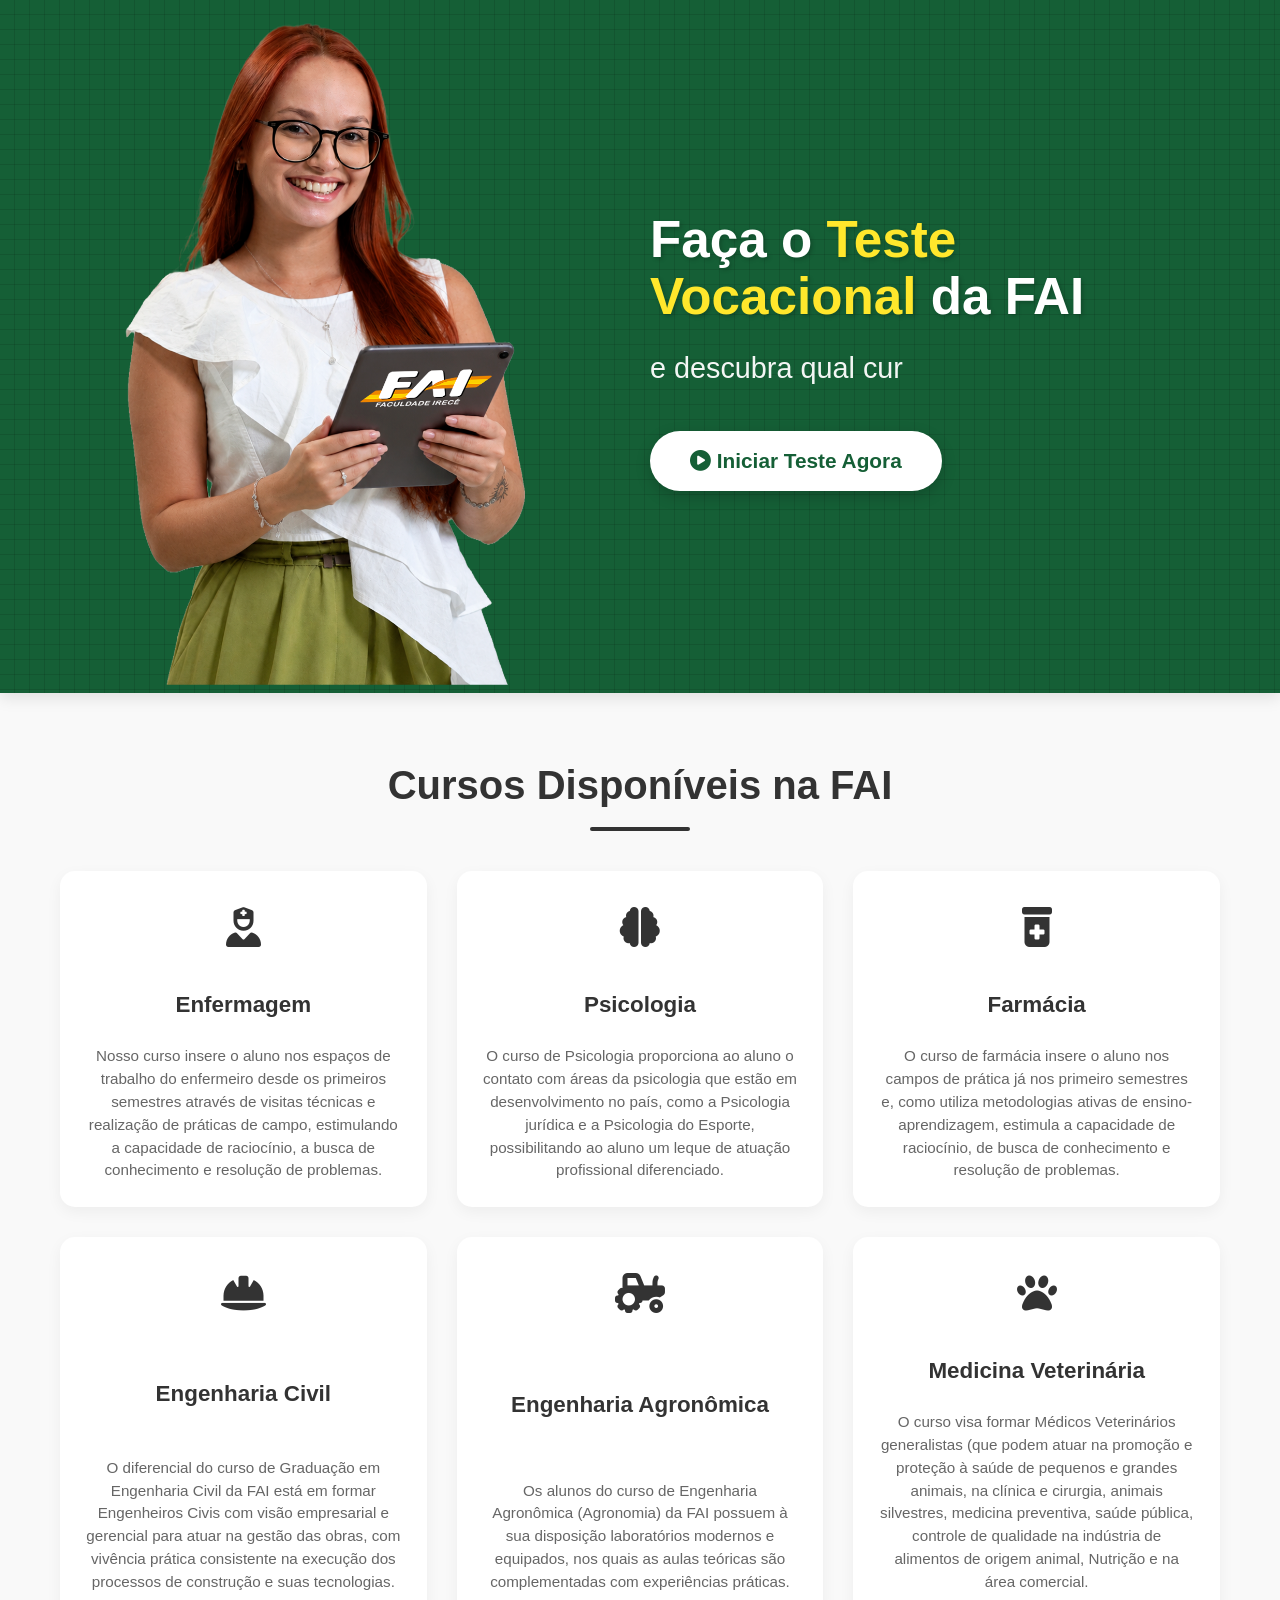
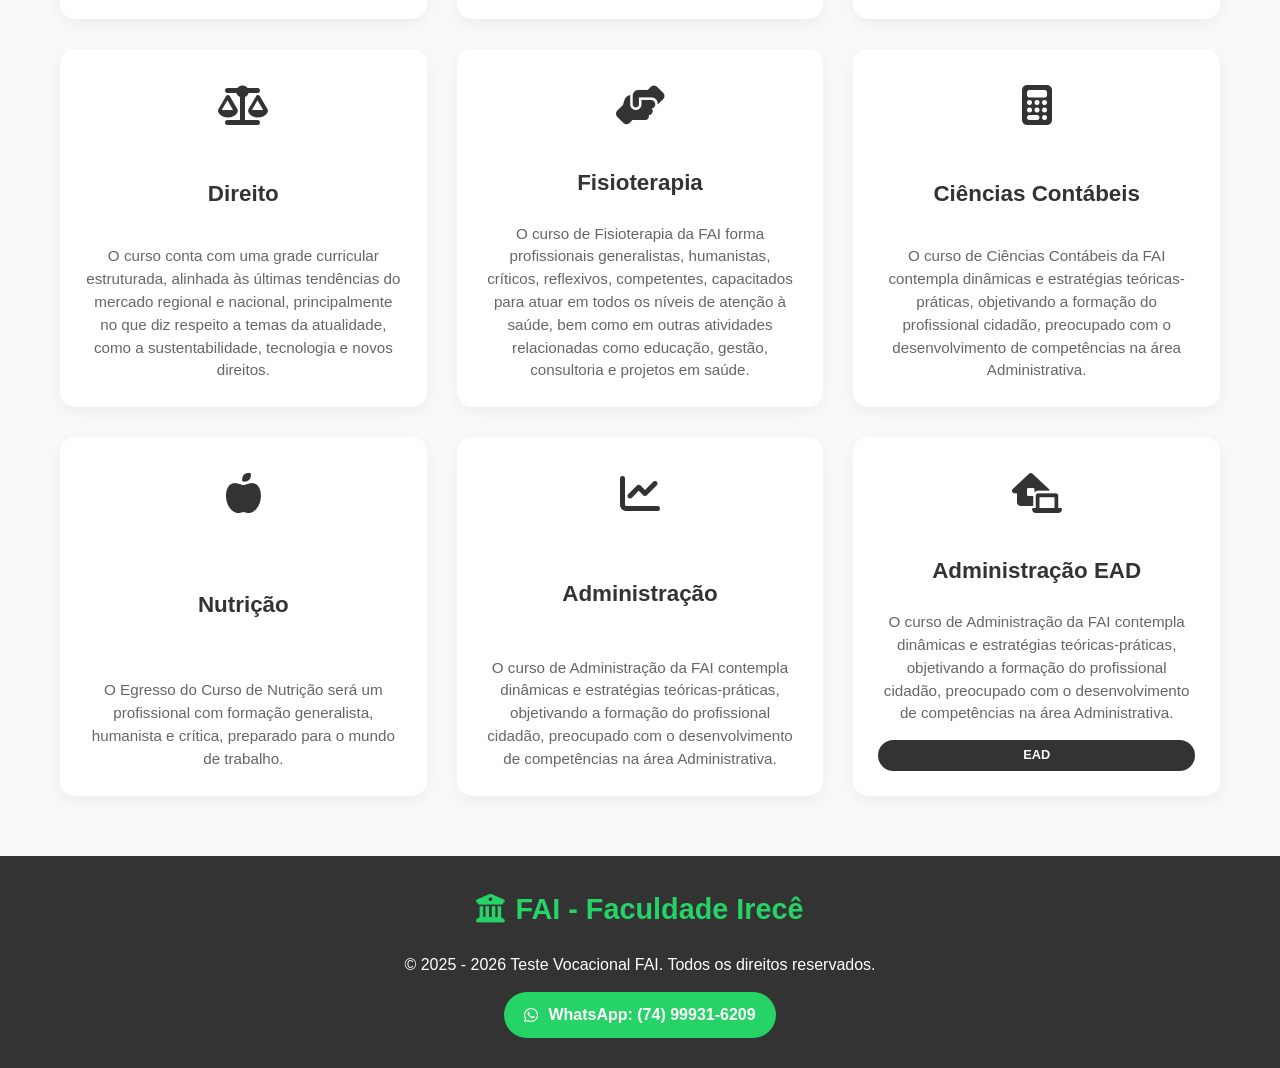
<file: index (1).html>
<!DOCTYPE html>
<html lang="pt-br">
<head>
    <meta charset="UTF-8">
    <meta name="viewport" content="width=device-width, initial-scale=1.0">
    <title>FAI - Faculdade Irecê | Teste Vocacional</title>
    <link rel="stylesheet" href="https://cdnjs.cloudflare.com/ajax/libs/font-awesome/6.4.0/css/all.min.css">
    <style>
        * {
            margin: 0;
            padding: 0;
            box-sizing: border-box;
            font-family: 'Segoe UI', Tahoma, Geneva, Verdana, sans-serif;
        }
        
        body {
            background-color: #f9f9f9;
            color: #333;
            line-height: 1.6;
        }
        
        /* Cabeçalho com fundo degradê rosa */
        .header-container {
            width: 100%;
            padding: 20px 20px 10px;
            display: flex;
            align-items: center;
            justify-content: center;
            min-height: 400px;
            box-shadow: 0 5px 15px rgba(0, 0, 0, 0.1);
            background-image: linear-gradient(90deg, rgba(0, 0, 0, 0.1) 1px, transparent 1px), linear-gradient(rgba(0, 0, 0, 0.1) 1px, transparent 1px);
    		background-size: 15px 15px;
    		background-position: -1px -1px;
    		background-color: #155f36;
        }
        
        .header-content {
            max-width: 1200px;
            width: 100%;
            display: flex;
            align-items: center;
            justify-content: space-between;
            flex-wrap: wrap;
            gap: 20px;
        }
        
        /* Estilo da modelo estudante */
        .model-container {
            flex: 1;
            min-width: 300px;
            display: flex;
            justify-content: center;
        }
        
        .model-image {
            width: 100%;
            max-width: 400px;
            transition: transform 0.3s ease;
        }
        
        .model-image:hover {
            transform: scale(1.02);
        }
        
        /* Estilo do texto */
        .text-container {
            flex: 1;
            min-width: 300px;
            color: white;
            padding: 20px;
        }
        
        .main-title {
            font-size: 3.2rem;
            font-weight: 800;
            margin-bottom: 20px;
            line-height: 1.1;
            text-shadow: 2px 2px 4px rgba(0, 0, 0, 0.2);
        }
        
        .subtitle {
            font-size: 1.8rem;
            font-weight: 300;
            margin-bottom: 30px;
            opacity: 0.95;
        }
        
        .highlight {
            font-weight: 700;
            color: #ffeb3b;
        }
        
        /* Botão de ação */
        .cta-button {
            display: inline-block;
            background-color: #ffffff;
            color: #155f36;
            padding: 18px 40px;
            font-size: 1.3rem;
            font-weight: 700;
            border-radius: 50px;
            text-decoration: none;
            transition: all 0.3s ease;
            box-shadow: 0 5px 15px rgba(0, 0, 0, 0.2);
            margin-top: 10px;
            cursor: pointer;
            border: none;
        }
        
        .cta-button:hover {
            background-color: #ffeb3b;
            transform: translateY(-3px);
            box-shadow: 0 8px 20px rgba(0, 0, 0, 0.25);
        }
        
        /* Área de teste (inicialmente oculta) */
        .test-area {
            max-width: 1200px;
            margin: 0 auto;
            padding: 0 20px;
            max-height: 0;
            overflow: hidden;
            transition: max-height 0.8s ease, padding 0.5s ease;
            background-color: white;
            box-shadow: 0 5px 20px rgba(0, 0, 0, 0.08);
            border-radius: 0 0 15px 15px;
        }
        
        .test-area.active {
            max-height: 3000px;
            padding: 40px 20px;
            margin-top: -10px;
            z-index: 10;
            position: relative;
        }
        
        /* Classe para esconder o cabeçalho do teste quando mostrar resultado */
        .test-header {
            text-align: center;
            margin-bottom: 30px;
            display: block; /* Visível por padrão */
        }
        
        .test-header.hidden {
            display: none; /* Escondido quando mostrar resultado */
        }
        
        .test-title {
            font-size: 2.2rem;
            color: #9d2679;
            margin-bottom: 15px;
        }
        
        .test-subtitle {
            font-size: 1.2rem;
            color: #666;
            max-width: 800px;
            margin: 0 auto;
            line-height: 1.2;
        }
        
        /* Barra de progresso */
        .progress-container {
            width: 100%;
            max-width: 800px;
            margin: 25px auto;
            display: block; /* Visível por padrão */
        }
        
        .progress-container.hidden {
            display: none; /* Escondido quando mostrar resultado */
        }
        
        .progress-bar {
            width: 100%;
            height: 10px;
            background-color: #eee;
            border-radius: 5px;
            overflow: hidden;
        }
        
        .progress-fill {
            height: 100%;
            background: linear-gradient(to right, #e55ca4, #9d2679);
            width: 0%;
            transition: width 0.5s ease;
        }
        
        .progress-text {
            text-align: center;
            margin-top: 8px;
            font-weight: 600;
            color: #9d2679;
            font-size: 1.1rem;
        }
        
        /* Formulário do teste */
        .test-form {
            max-width: 900px;
            margin: 0 auto;
            display: block; /* Visível por padrão */
        }
        
        .test-form.hidden {
            display: none; /* Escondido quando mostrar resultado */
        }
        
        .question-container {
            background-color: #f8f8f8;
            border-radius: 12px;
            padding: 15px;
            margin-bottom: 25px;
            border-left: 0px solid #e55ca4;
            transition: all 0.3s ease;
        }
        
        .question-container:hover {
            background-color: #f0f0f0;
            transform: translateY(-2px);
        }
        
        .question-number {
            display: inline-block;
            background-color: #9d2679;
            color: white;
            width: 35px;
            height: 35px;
            border-radius: 50%;
            text-align: center;
            line-height: 35px;
            font-weight: bold;
            margin-right: 15px;
        }
        
        .question-text {
            font-size: 1.3rem;
            font-weight: 600;
            color: #333;
            margin-bottom: 20px;
            display: inline-block;
            line-height: 1;
        }
        
        .options-container {
            display: flex;
            flex-wrap: wrap;
            gap: 15px;
        }
        
        .option {
            flex: 1;
            min-width: 200px;
        }
        
        .option input {
            display: none;
        }
        
        .option label {
            display: block;
            padding: 8px;
            background-color: white;
            border-radius: 8px;
            border: 2px solid #ddd;
            cursor: pointer;
            transition: all 0.2s ease;
            text-align: center;
            font-weight: 500;
            line-height: 1.3;
        }
        
        .option label:hover {
            border-color: #c43a8d;
            background-color: #fff5fa;
        }
        
        .option input:checked + label {
            background-color: #fff0f5;
            border-color: #9d2679;
            color: #9d2679;
            font-weight: 600;
        }
        
        .test-buttons {
            display: flex;
            justify-content: space-between;
            margin-top: 0px;
            padding-top: 20px;
            border-top: 2px solid #eee;
        }
        
        .btn {
            padding: 15px 30px;
            font-size: 1.1rem;
            font-weight: 600;
            border-radius: 8px;
            cursor: pointer;
            transition: all 0.3s ease;
            border: none;
        }
        
        .btn-prev {
            background-color: #f0f0f0;
            color: #555;
        }
        
        .btn-prev:hover {
            background-color: #e0e0e0;
        }
        
        .btn-next {
            background-color: #9d2679;
            color: white;
        }
        
        .btn-next:hover {
            background-color: #7d1e61;
        }
        
        .btn-submit {
            background-color: #ff6b35;
            color: white;
            display: none;
        }
        
        .btn-submit:hover {
            background-color: #e55a2b;
        }
        
        /* Formulário de contato */
        .contact-form-container {
            max-width: 900px;
            margin: 40px auto;
            padding: 30px;
            background-color: #f8f8f8;
            border-radius: 12px;
            border-left: 0px solid #9d2679;
            display: none;
        }
        
        .contact-form-title {
            font-size: 1.8rem;
            color: #9d2679;
            margin-bottom: 25px;
            text-align: center;
            line-height: 1.2;
        }
        
        .form-row {
            display: flex;
            flex-wrap: wrap;
            gap: 10px;
            margin-bottom: 20px;
        }
        
        .form-group {
            flex: 1;
            min-width: 250px;
        }
        
        .form-group label {
            display: block;
            margin-bottom: 8px;
            font-weight: 600;
            color: #555;
        }
        
        .form-group input, .form-group select {
            width: 100%;
            padding: 12px 15px;
            border: 2px solid #ddd;
            border-radius: 8px;
            font-size: 1rem;
            transition: all 0.3s ease;
        }
        
        .form-group input:focus, .form-group select:focus {
            border-color: #9d2679;
            outline: none;
            box-shadow: 0 0 0 3px rgba(157, 38, 121, 0.1);
        }
        
        .radio-options {
            display: flex;
            gap: 20px;
            margin-top: 10px;
        }
        
        .radio-option {
            flex: 1;
        }
        
        .radio-option input {
            display: none;
        }
        
        .radio-option label {
            display: block;
            padding: 15px;
            background-color: white;
            border-radius: 8px;
            border: 2px solid #ddd;
            cursor: pointer;
            transition: all 0.2s ease;
            text-align: center;
            font-weight: 500;
            width: 100%;
        }
        
        .radio-option label:hover {
            border-color: #c43a8d;
            background-color: #fff5fa;
        }
        
        .radio-option input:checked + label {
            background-color: #fff0f5;
            border-color: #9d2679;
            color: #9d2679;
            font-weight: 600;
        }
        
        .terms-checkbox {
            display: flex;
            align-items: flex-start;
            margin: 25px 0;
            gap: 10px;
        }
        
        .terms-checkbox input {
            margin-top: 5px;
        }
        
        .terms-checkbox label {
            font-size: 0.9rem;
            color: #666;
            line-height: 1.4;
        }
        
        .terms-link {
            color: #9d2679;
            text-decoration: underline;
            cursor: pointer;
        }
        
        .form-buttons {
            display: flex;
            justify-content: center;
            gap: 15px;
            margin-top: 30px;
        }
        
        .btn-send {
            background-color: #9d2679;
            color: white;
            padding: 15px 40px;
            font-size: 1.1rem;
            font-weight: 600;
        }
        
        .btn-send:hover {
            background-color: #7d1e61;
        }
        
        .btn-cancel {
            background-color: #f0f0f0;
            color: #555;
        }
        
        .btn-cancel:hover {
            background-color: #e0e0e0;
        }
        
        /* Resultado do teste */
        .result-container {
            max-width: 900px;
            margin: 40px auto;
            padding: 40px;
            background-color: white;
            border-radius: 15px;
            box-shadow: 0 10px 30px rgba(0, 0, 0, 0.1);
            display: none;
            text-align: center;
        }
        
        .result-title {
            font-size: 2.2rem;
            color: #9d2679;
            margin-bottom: 20px;
        }
        
        .result-area {
            font-size: 1.4rem;
            color: #ff6b35;
            margin-bottom: 30px;
            font-weight: 700;
        }
        
        .result-courses {
            background-color: #f8f8f8;
            border-radius: 10px;
            padding: 25px;
            margin-bottom: 30px;
            text-align: center;
        }
        
        .result-courses h3 {
    	    color: #555555;
    	    margin-bottom: 25px;
    	    text-align: center;
    	    font-size: 1.5rem;
    	    font-weight: 500;
    	    line-height: 1.2;
        }
        
        .courses-grid-result {
            display: grid;
            grid-template-columns: repeat(3, 1fr);
            gap: 20px;
            margin-top: 20px;
        }
        
        .course-card-result {
            background-color: white;
            border-radius: 10px;
            padding: 20px;
            box-shadow: 0 5px 15px rgba(0, 0, 0, 0.05);
            transition: all 0.3s ease;
            text-align: center;
            display: flex;
            flex-direction: column;
            justify-content: space-between;
        }
        
        .course-card-result:hover {
            transform: translateY(-5px);
            box-shadow: 0 10px 20px rgba(0, 0, 0, 0.1);
        }
        
        .course-icon-result {
            font-size: 2.5rem;
            color: #9d2679;
            margin-bottom: 15px;
        }
        
        .course-card-result h4 {
            color: #333;
            margin-bottom: 10px;
            font-size: 1.3rem;
            min-height: 60px;
            display: flex;
            align-items: center;
            justify-content: center;
        }
        
        .course-card-result p {
            color: #666;
            font-size: 0.9rem;
            line-height: 1.5;
            margin-bottom: 15px;
            flex-grow: 1;
        }
        
        /* Botão WhatsApp para inscrição */
        .whatsapp-inscricao {
            display: inline-block;
            background-color: #25D366;
            color: white;
            padding: 10px 20px;
            border-radius: 5px;
            text-decoration: none;
            font-weight: 600;
            margin-top: 10px;
            transition: all 0.3s ease;
        }
        
        .whatsapp-inscricao:hover {
            background-color: #128C7E;
            transform: translateY(-2px);
        }
        
        /* Container do vídeo do YouTube */
        .video-container {
            margin: 40px 0;
            text-align: center;
        }
        
        .video-wrapper {
            position: relative;
            width: 100%;
            max-width: 800px;
            margin: 0 auto;
            border-radius: 15px;
            overflow: hidden;
            box-shadow: 0 10px 30px rgba(0, 0, 0, 0.15);
            background-color: #000;
        }
        
        .video-embed {
            width: 100%;
            height: 450px;
            border: none;
            display: block;
        }
        
        .video-overlay {
            position: absolute;
            top: 0;
            left: 0;
            width: 100%;
            height: 100%;
            background: rgba(0, 0, 0, 0.3);
            display: flex;
            align-items: center;
            justify-content: center;
            cursor: pointer;
            transition: background 0.3s ease;
        }
        
        .video-overlay:hover {
            background: rgba(0, 0, 0, 0.5);
        }
        
        .play-button {
            width: 80px;
            height: 80px;
            background-color: #9d2679;
            border-radius: 50%;
            display: flex;
            align-items: center;
            justify-content: center;
            color: white;
            font-size: 2.5rem;
            transition: all 0.3s ease;
            box-shadow: 0 5px 15px rgba(0, 0, 0, 0.3);
        }
        
        .play-button:hover {
            background-color: #c43a8d;
            transform: scale(1.1);
        }
        
        .video-title {
            margin-top: 15px;
            font-size: 1.2rem;
            color: #666;
            font-weight: 600;
            display:none;
        }
        
        .result-buttons {
            display: flex;
            justify-content: center;
            gap: 20px;
            margin-top: 40px;
            flex-wrap: wrap;
        }
        
        .btn-whatsapp {
            background-color: #25D366;
            color: white;
            display: flex;
            align-items: center;
            gap: 10px;
            padding: 15px 30px;
            font-size: 1.1rem;
            font-weight: 600;
            border-radius: 8px;
            text-decoration: none;
            transition: all 0.3s ease;
        }
        
        .btn-whatsapp:hover {
            background-color: #128C7E;
            transform: translateY(-3px);
        }
        
        .btn-restart {
            background-color: #f0f0f0;
            color: #555;
            display: flex;
            align-items: center;
            gap: 10px;
            padding: 15px 30px;
            font-size: 1.1rem;
            font-weight: 600;
            border-radius: 8px;
            text-decoration: none;
            transition: all 0.3s ease;
            border: none;
            cursor: pointer;
        }
        
        .btn-restart:hover {
            background-color: #e0e0e0;
            transform: translateY(-3px);
        }
        
        /* Conteúdo principal da página */
        .main-content {
            max-width: 1200px;
            margin: 60px auto;
            padding: 0 20px;
        }
        
        .section-title {
            font-size: 2.5rem;
            color: #333;
            margin-bottom: 30px;
            text-align: center;
            position: relative;
        }
        
        .section-title::after {
            content: '';
            display: block;
            width: 100px;
            height: 4px;
            background: #333;
            margin: 10px auto;
            border-radius: 2px;
        }
        
        .courses-grid {
            display: grid;
            grid-template-columns: repeat(auto-fill, minmax(280px, 1fr));
            gap: 30px;
            margin-top: 40px;
        }
        
        .course-card {
            background-color: white;
            border-radius: 15px;
            padding: 25px;
            box-shadow: 0 5px 15px rgba(0, 0, 0, 0.05);
            transition: all 0.3s ease;
            text-align: center;
            height: 100%;
            display: flex;
            flex-direction: column;
            justify-content: space-between;
        }
        
        .course-card:hover {
            transform: translateY(-10px);
            box-shadow: 0 15px 25px rgba(0, 0, 0, 0.1);
        }
        
        .course-icon {
            font-size: 2.5rem;
            color: #333;
            margin-bottom: 15px;
        }
        
        .course-card h3 {
            color: #333;
            margin-bottom: 10px;
            font-size: 1.4rem;
            min-height: 60px;
            display: flex;
            align-items: center;
            justify-content: center;
        }
        
        .course-card p {
            color: #666;
            font-size: 0.95rem;
            line-height: 1.5;
        }
        
        .course-tag {
            display: inline-block;
            background-color: #333;
            color: #fff;
            padding: 5px 10px;
            border-radius: 20px;
            font-size: 0.8rem;
            margin-top: 15px;
            font-weight: 600;
        }
        
        /* Rodapé */
        .footer {
            background-color: #333;
            color: white;
            text-align: center;
            padding: 30px 20px;
            margin-top: 60px;
        }
        
        .footer-logo {
            font-size: 1.8rem;
            font-weight: 700;
            color: #25d366;
            margin-bottom: 20px;
            display: flex;
            align-items: center;
            justify-content: center;
            gap: 10px;
        }
        
        .whatsapp-contact {
            display: inline-flex;
            align-items: center;
            gap: 10px;
            background-color: #25D366;
            color: white;
            padding: 10px 20px;
            border-radius: 50px;
            text-decoration: none;
            margin-top: 15px;
            font-weight: 600;
            transition: all 0.3s ease;
        }
        
        .whatsapp-contact:hover {
            background-color: #128C7E;
            transform: translateY(-3px);
        }
        
        /* Responsividade */
        @media (max-width: 900px) {
            .header-content {
                flex-direction: column;
                text-align: center;
            }
            
            .model-container {
                order: 2;
            }
            
            .text-container {
                order: 1;
            }
            
            .main-title {
                font-size: 2.8rem;
            }
            
            .subtitle {
                font-size: 1.6rem;
            }
            
            .options-container {
                flex-direction: column;
            }
            
            .option {
                min-width: 100%;
            }
            
            .radio-options {
                flex-direction: column;
            }
            
            .form-row {
                flex-direction: column;
            }
            
            .courses-grid-result {
                grid-template-columns: repeat(3, 1fr);
            }
            
            .result-buttons {
                flex-direction: column;
                align-items: center;
            }
            
            .btn-whatsapp, .btn-restart {
                width: 100%;
                justify-content: center;
            }
            
            .video-embed {
                height: 350px;
            }
            
            .play-button {
                width: 70px;
                height: 70px;
                font-size: 2rem;
            }
        }
        
        @media (max-width: 768px) {
            .courses-grid-result {
                grid-template-columns: 1fr;
                gap: 15px;
            }
            
            .video-embed {
                height: 300px;
            }
            
            .play-button {
                width: 60px;
                height: 60px;
                font-size: 1.8rem;
            }
        }
        
        @media (max-width: 600px) {
            .main-title {
                font-size: 2.5rem;
        		line-height: 1;
            }
            
            .subtitle {
                font-size: 1.3rem;
        		line-height: 1;
        		font-weight: 400;
            }
            
            .cta-button {
                padding: 15px 30px;
                font-size: 1.1rem;
            }
            
            .section-title, .test-title, .result-title {
                font-size: 1.8rem;
                line-height: 1.2;
            }
            
            .test-buttons, .form-buttons {
                flex-direction: row;
                gap: 15px;
            }
            
            .btn {
                width: 100%;
            }
            
            .courses-grid {
                grid-template-columns: repeat(auto-fill, minmax(250px, 1fr));
            }
            
            .contact-form-container, .result-container {
                padding: 20px;
            }
            
            .video-embed {
                height: 250px;
            }
            
            .play-button {
                width: 50px;
                height: 50px;
                font-size: 1.5rem;
            }
        }
    </style>
</head>
<body>
    <!-- Cabeçalho com fundo rosa degradê -->
    <header class="header-container">
        <div class="header-content">
            <!-- Modelo estudante -->
            <div class="model-container">
                <img src="./model.png" 
                     alt="Estudante universitária sorrindo" class="model-image">
            </div>
            
            <!-- Texto com as frases -->
            <div class="text-container">
                <h1 class="main-title">Faça o <span style="color: #ffe72c;">Teste Vocacional</span> da FAI</h1>
                <p class="subtitle" id="dynamic-subtitle"></p>
                
                <!-- Botão para abrir o teste -->
                <button class="cta-button" id="startTestBtn">
                    <i class="fas fa-play-circle"></i>
                    Iniciar Teste Agora
                </button>
            </div>
        </div>
    </header>
    
    <!-- Área de teste (inicialmente oculta) -->
    <section class="test-area" id="testArea">
        <div class="test-header" id="testHeader">
            <h2 class="test-title">Teste Vocacional FAI</h2>
            <p class="test-subtitle">Responda 10 perguntas abaixo e descubra qual curso da FAI combina mais com seu perfil, interesses e habilidades.</p>
            
            <!-- Barra de progresso -->
            <div class="progress-container" id="progressContainer">
                <div class="progress-bar">
                    <div class="progress-fill" id="progressFill"></div>
                </div>
                <div class="progress-text" id="progressText">Pergunta 1 de 10</div>
            </div>
        </div>
        
        <form class="test-form" id="vocationalTestForm">
            <!-- As 10 perguntas do teste serão inseridas aqui via JavaScript -->
        </form>
        
        <!-- Formulário de contato (inicialmente oculto) -->
        <div class="contact-form-container" id="contactFormContainer">
            <h3 class="contact-form-title">Para ver seu resultado, preencha seus dados</h3>
            <form id="contactForm">
                <div class="form-row">
                    <div class="form-group">
                        <label for="firstName">Nome *</label>
                        <input type="text" id="firstName" name="firstName" required>
                    </div>
                    <div class="form-group">
                        <label for="lastName">Sobrenome *</label>
                        <input type="text" id="lastName" name="lastName" required>
                    </div>
                </div>
                
                <div class="form-row">
                    <div class="form-group">
                        <label for="phone">Telefone (WhatsApp) *</label>
                        <input type="tel" id="phone" name="phone" required placeholder="(74) 99999-9999">
                    </div>
                    <div class="form-group">
                        <label for="email">E-mail *</label>
                        <input type="email" id="email" name="email" required>
                    </div>
                </div>
                
                <!-- Campo Cidade -->
                <div class="form-row">
                    <div class="form-group">
                        <label for="city">Cidade *</label>
                        <input type="text" id="city" name="city" required placeholder="Ex: Irecê, São Gabriel, etc.">
                    </div>
                </div>
                
                <!-- Campo Ensino Médio -->
                <div class="form-row">
                    <div class="form-group">
                        <label>Ensino Médio Completo? *</label>
                        <div class="radio-options">
                            <div class="radio-option">
                                <input type="radio" id="highSchoolYes" name="highSchoolComplete" value="Sim" required>
                                <label for="highSchoolYes">Sim</label>
                            </div>
                            <div class="radio-option">
                                <input type="radio" id="highSchoolNo" name="highSchoolComplete" value="Não" required>
                                <label for="highSchoolNo">Não</label>
                            </div>
                        </div>
                    </div>
                </div>
                
                <!-- Campo Condicional para Ano do Ensino Médio -->
                <div class="form-row" id="highSchoolYearContainer" style="display: none;">
                    <div class="form-group">
                        <label for="highSchoolYear">Qual ano do Ensino Médio você está cursando? *</label>
                        <select id="highSchoolYear" name="highSchoolYear">
                            <option value="" disabled selected>Selecione o ano</option>
                            <option value="1º Ano">1º Ano do Ensino Médio</option>
                            <option value="2º Ano">2º Ano do Ensino Médio</option>
                            <option value="3º Ano">3º Ano do Ensino Médio</option>
                        </select>
                    </div>
                </div>
                
                <div class="terms-checkbox">
                    <input type="checkbox" id="terms" name="terms" required>
                    <label for="terms">
                        Concordo com os <span class="terms-link" id="termsLink">Termos de Uso</span> e 
                        <span class="terms-link" id="privacyLink">Política de Privacidade</span> *
                    </label>
                </div>
                
                <div class="form-buttons">
                    <button type="submit" class="btn btn-send">
                        <i class="fas fa-paper-plane"></i> Ver Resultado
                    </button>
                    <button type="button" class="btn btn-cancel" id="cancelFormBtn">
                        Cancelar
                    </button>
                </div>
            </form>
        </div>
        
        <!-- Resultado do teste (inicialmente oculto) -->
        <div class="result-container" id="resultContainer">
            <h2 class="result-title" id="personalizedResultTitle"></h2>
            <div class="result-area" id="resultAreaText"></div>
            <div class="result-courses">
                <h3 id="coursesRecommendationTitle">Com base nas suas respostas, esses são os cursos que mais combinam com seu perfil!</h3>
                <div class="courses-grid-result" id="recommendedCoursesGrid">
                    <!-- 3 cursos serão inseridos via JavaScript -->
                </div>
            </div>
            
            <!-- Vídeo do YouTube -->
            <div class="video-container" id="youtubeVideoContainer">
                <div class="video-title">Conheça mais sobre a FAI - Faculdade Irecê</div>
                <div class="video-wrapper">
                    <iframe 
                        class="video-embed"
                        src="https://www.youtube.com/embed/G28FvzCtRSA?rel=0&controls=0&showinfo=0&modestbranding=1"
                        frameborder="0"
                        allow="accelerometer; autoplay; clipboard-write; encrypted-media; gyroscope; picture-in-picture"
                        allowfullscreen>
                    </iframe>
                    <a href="https://www.youtube.com/watch?v=G28FvzCtRSA&sub_confirmation=1" 
                       target="_blank" 
                       class="video-overlay" 
                       id="youtubeOverlay">
                        <div class="play-button">
                            <i class="fas fa-play"></i>
                        </div>
                    </a>
                </div>
                
            </div>
                      
            <div class="result-buttons">
                <a href="https://wa.me/5574999316209" class="btn-whatsapp" target="_blank">
                    <i class="fab fa-whatsapp"></i> Fale Conosco
                </a>
                <button class="btn-restart" id="restartTestBtn">
                    <i class="fas fa-redo"></i> Reiniciar Teste
                </button>
            </div>
        </div>
    </section>
    
    <!-- Conteúdo principal da página -->
    <main class="main-content">
        <h2 class="section-title">Cursos Disponíveis na FAI</h2>
        
        <div class="courses-grid">
            <div class="course-card">
                <div class="course-icon">
                    <i class="fas fa-user-nurse"></i>
                </div>
                <h3>Enfermagem</h3>
                <p>Nosso curso insere o aluno nos espaços de trabalho do enfermeiro desde os primeiros semestres através de visitas técnicas e realização de práticas de campo, estimulando a capacidade de raciocínio, a busca de conhecimento e resolução de problemas.</p>
            </div>
            
            <div class="course-card">
                <div class="course-icon">
                    <i class="fas fa-brain"></i>
                </div>
                <h3>Psicologia</h3>
                <p>O curso de Psicologia proporciona ao aluno o contato com áreas da psicologia que estão em desenvolvimento no país, como a Psicologia jurídica e a Psicologia do Esporte, possibilitando ao aluno um leque de atuação profissional diferenciado.</p>
            </div>
            
            <div class="course-card">
                <div class="course-icon">
                    <i class="fas fa-prescription-bottle-alt"></i>
                </div>
                <h3>Farmácia</h3>
                <p>O curso de farmácia insere o aluno nos campos de prática já nos primeiro semestres e, como utiliza metodologias ativas de ensino-aprendizagem, estimula a capacidade de raciocínio, de busca de conhecimento e resolução de problemas.</p>
            </div>
            
            <div class="course-card">
                <div class="course-icon">
                    <i class="fas fa-hard-hat"></i>
                </div>
                <h3>Engenharia Civil</h3>
                <p>O diferencial do curso de Graduação em Engenharia Civil da FAI está em formar Engenheiros Civis com visão empresarial e gerencial para atuar na gestão das obras, com vivência prática consistente na execução dos processos de construção e suas tecnologias.</p>
            </div>
            
            <div class="course-card">
                <div class="course-icon">
                    <i class="fas fa-tractor"></i>
                </div>
                <h3>Engenharia Agronômica</h3>
                <p>Os alunos do curso de Engenharia Agronômica (Agronomia) da FAI possuem à sua disposição laboratórios modernos e equipados, nos quais as aulas teóricas são complementadas com experiências práticas.</p>
            </div>
            
            <div class="course-card">
                <div class="course-icon">
                    <i class="fas fa-paw"></i>
                </div>
                <h3>Medicina Veterinária</h3>
                <p>O curso visa formar Médicos Veterinários generalistas (que podem atuar na promoção e proteção à saúde de pequenos e grandes animais, na clínica e cirurgia, animais silvestres, medicina preventiva, saúde pública, controle de qualidade na indústria de alimentos de origem animal, Nutrição e na área comercial.</p>
            </div>
            
            <div class="course-card">
                <div class="course-icon">
                    <i class="fas fa-balance-scale"></i>
                </div>
                <h3>Direito</h3>
                <p>O curso conta com uma grade curricular estruturada, alinhada às últimas tendências do mercado regional e nacional, principalmente no que diz respeito a temas da atualidade, como a sustentabilidade, tecnologia e novos direitos.</p>
            </div>
            
            <div class="course-card">
                <div class="course-icon">
                    <i class="fas fa-hands-helping"></i>
                </div>
                <h3>Fisioterapia</h3>
                <p>O curso de Fisioterapia da FAI forma profissionais generalistas, humanistas, críticos, reflexivos, competentes, capacitados para atuar em todos os níveis de atenção à saúde, bem como em outras atividades relacionadas como educação, gestão, consultoria e projetos em saúde.</p>
            </div>
            
            <div class="course-card">
                <div class="course-icon">
                    <i class="fas fa-calculator"></i>
                </div>
                <h3>Ciências Contábeis</h3>
                <p>O curso de Ciências Contábeis da FAI contempla dinâmicas e estratégias teóricas-práticas, objetivando a formação do profissional cidadão, preocupado com o desenvolvimento de competências na área Administrativa.</p>
            </div>
            
            <div class="course-card">
                <div class="course-icon">
                    <i class="fas fa-apple-alt"></i>
                </div>
                <h3>Nutrição</h3>
                <p>O Egresso do Curso de Nutrição será um profissional com formação generalista, humanista e crítica, preparado para o mundo de trabalho.</p>
            </div>
            
            <div class="course-card">
                <div class="course-icon">
                    <i class="fas fa-chart-line"></i>
                </div>
                <h3>Administração</h3>
                <p>O curso de Administração da FAI contempla dinâmicas e estratégias teóricas-práticas, objetivando a formação do profissional cidadão, preocupado com o desenvolvimento de competências na área Administrativa.</p>
            </div>
            
            <div class="course-card">
                <div class="course-icon">
                    <i class="fas fa-laptop-house"></i>
                </div>
                <h3>Administração EAD</h3>
                <p>O curso de Administração da FAI contempla dinâmicas e estratégias teóricas-práticas, objetivando a formação do profissional cidadão, preocupado com o desenvolvimento de competências na área Administrativa.</p>
                <span class="course-tag">EAD</span>
            </div>
        </div>
    </main>
    
    <!-- Rodapé -->
    <footer class="footer">
        <div class="footer-logo">
            <i class="fas fa-university"></i>
            <span>FAI - Faculdade Irecê</span>
        </div>
        <p>© 2025 - 2026 Teste Vocacional FAI. Todos os direitos reservados.</p>
               <a href="https://wa.me/5574999316209" class="whatsapp-contact" target="_blank">
            <i class="fab fa-whatsapp"></i>
            WhatsApp: (74) 99931-6209
        </a>
    </footer>
    
    <script>
        // URL ATUALIZADA do Google Apps Script para envio dos dados
        const GOOGLE_SCRIPT_URL = 'https://script.google.com/macros/s/AKfycbxY4kSHpqy5NPSPv14_40xEEi_A8WGVxe6mCJpfSIMFbCmlQzqxqhpXp2xDmCEgUwAB/exec';
        
        // Elementos do DOM
        const startTestBtn = document.getElementById('startTestBtn');
        const testArea = document.getElementById('testArea');
        const testHeader = document.getElementById('testHeader');
        const progressContainer = document.getElementById('progressContainer');
        const vocationalTestForm = document.getElementById('vocationalTestForm');
        const contactFormContainer = document.getElementById('contactFormContainer');
        const contactForm = document.getElementById('contactForm');
        const resultContainer = document.getElementById('resultContainer');
        const resultAreaText = document.getElementById('resultAreaText');
        const recommendedCoursesGrid = document.getElementById('recommendedCoursesGrid');
        const cancelFormBtn = document.getElementById('cancelFormBtn');
        const restartTestBtn = document.getElementById('restartTestBtn');
        const dynamicSubtitle = document.getElementById('dynamic-subtitle');
        const youtubeOverlay = document.getElementById('youtubeOverlay');
        const personalizedResultTitle = document.getElementById('personalizedResultTitle');
        const coursesRecommendationTitle = document.getElementById('coursesRecommendationTitle');
        
        // Estado do teste
        let currentQuestion = 0;
        let testStarted = false;
        let userAnswers = {};
        let highSchoolCompleted = false;
        
        // Texto para o subtítulo
        const subtitleText = "e descubra qual curso combina mais com seu perfil!";
        
        // Perguntas do teste
        const testQuestions = [
            {
                question: "Qual tipo de atividade você mais gosta de realizar?",
                options: [
                    { text: "Cuidar de pessoas e ajudar quem precisa", value: "saude" },
                    { text: "Resolver problemas matemáticos ou lógicos", value: "exatas" },
                    { text: "Debater ideias e analisar comportamentos", value: "humanas" },
                    { text: "Trabalhar com animais, plantas ou alimentos", value: "biologicas" }
                ]
            },
            {
                question: "Como você se vê trabalhando no futuro?",
                options: [
                    { text: "Em hospitais, clínicas ou laboratórios", value: "saude" },
                    { text: "Em escritórios, obras ou empresas", value: "exatas" },
                    { text: "Em tribunais, escolas ou consultórios", value: "humanas" },
                    { text: "Em fazendas, zoológicos ou indústrias", value: "biologicas" }
                ]
            },
            {
                question: "Qual dessas matérias você mais gostava na escola?",
                options: [
                    { text: "Ciências/Biologia", value: "saude" },
                    { text: "Matemática/Física", value: "exatas" },
                    { text: "História/Português", value: "humanas" },
                    { text: "Geografia/Educação Física", value: "biologicas" }
                ]
            },
            {
                question: "Como você costuma tomar decisões importantes?",
                options: [
                    { text: "Pensando no bem-estar das pessoas", value: "saude" },
                    { text: "Analisando dados e fatos concretos", value: "exatas" },
                    { text: "Considerando diferentes pontos de vista", value: "humanas" },
                    { text: "Observando a natureza e os ciclos", value: "biologicas" }
                ]
            },
            {
                question: "Qual tipo de leitura você mais aprecia?",
                options: [
                    { text: "Artigos sobre saúde e bem-estar", value: "saude" },
                    { text: "Manuais técnicos e relatórios", value: "exatas" },
                    { text: "Livros sobre sociedade e comportamento", value: "humanas" },
                    { text: "Textos sobre meio ambiente e animais", value: "biologicas" }
                ]
            },
            {
                question: "Como você se comporta em grupo?",
                options: [
                    { text: "Costumo cuidar e apoiar os outros", value: "saude" },
                    { text: "Gosto de organizar e planejar as atividades", value: "exatas" },
                    { text: "Facilito a comunicação e mediação", value: "humanas" },
                    { text: "Observo e analiso o ambiente ao redor", value: "biologicas" }
                ]
            },
            {
                question: "Qual dessas habilidades você considera mais forte?",
                options: [
                    { text: "Empatia e capacidade de escuta", value: "saude" },
                    { text: "Raciocínio lógico e precisão", value: "exatas" },
                    { text: "Comunicação e persuasão", value: "humanas" },
                    { text: "Observação e conexão com a natureza", value: "biologicas" }
                ]
            },
            {
                question: "Como você lida com desafios?",
                options: [
                    { text: "Busco apoio e trabalho em equipe", value: "saude" },
                    { text: "Analiso sistematicamente e crio planos", value: "exatas" },
                    { text: "Negocio e busco consensos", value: "humanas" },
                    { text: "Adapto-me às circunstâncias", value: "biologicas" }
                ]
            },
            {
                question: "Qual aspecto do trabalho mais te motiva?",
                options: [
                    { text: "Contribuir para a saúde das pessoas", value: "saude" },
                    { text: "Criar soluções eficientes e duradouras", value: "exatas" },
                    { text: "Defender direitos e promover justiça", value: "humanas" },
                    { text: "Preservar a vida e o meio ambiente", value: "biologicas" }
                ]
            },
            {
                question: "Como você prefere aprender coisas novas?",
                options: [
                    { text: "Com prática e experiência direta", value: "saude" },
                    { text: "Com exercícios e aplicações práticas", value: "exatas" },
                    { text: "Com discussões e reflexões", value: "humanas" },
                    { text: "Com observação e experimentação", value: "biologicas" }
                ]
            }
        ];
        
        // Banco de dados de cursos com descrições e links WhatsApp
        const coursesDatabase = {
            Enfermagem: {
                icon: 'fa-user-nurse',
                description: 'Formação para cuidados de saúde, assistência a pacientes e promoção do bem-estar em diferentes contextos hospitalares e comunitários.',
                whatsapp: 'https://wa.me/5574999316209?text=Olá!%20Gostaria%20de%20me%20inscrever%20no%20curso%20de%20ENFERMAGEM%20da%20FAI'
            },
            Psicologia: {
                icon: 'fa-brain',
                description: 'Estudo do comportamento humano e processos mentais para promover saúde mental, bem-estar e qualidade de vida.',
                whatsapp: 'https://wa.me/5574999316209?text=Olá!%20Gostaria%20de%20me%20inscrever%20no%20curso%20de%20PSICOLOGIA%20da%20FAI'
            },
            Farmácia: {
                icon: 'fa-prescription-bottle-alt',
                description: 'Atuação na manipulação, dispensação e controle de medicamentos, além de orientação sobre uso correto de produtos para saúde.',
                whatsapp: 'https://wa.me/5574999316209?text=Olá!%20Gostaria%20de%20me%20inscrever%20no%20curso%20de%20FARMÁCIA%20da%20FAI'
            },
            'Engenharia Civil': {
                icon: 'fa-hard-hat',
                description: 'Projeto, construção e manutenção de estruturas como edifícios, pontes, estradas e obras de infraestrutura.',
                whatsapp: 'https://wa.me/5574999316209?text=Olá!%20Gostaria%20de%20me%20inscrever%20no%20curso%20de%20ENGENHARIA%20CIVIL%20da%20FAI'
            },
            'Engenharia Agronômica': {
                icon: 'fa-tractor',
                description: 'Atuação no setor agrícola com foco em produção sustentável, gestão rural, tecnologia no campo e preservação ambiental.',
                whatsapp: 'https://wa.me/5574999316209?text=Olá!%20Gostaria%20de%20me%20inscrever%20no%20curso%20de%20ENGENHARIA%20AGRONÔMICA%20da%20FAI'
            },
            'Medicina Veterinária': {
                icon: 'fa-paw',
                description: 'Cuidados com a saúde animal, prevenção de doenças, clínica, cirurgia e atuação em saúde pública veterinária.',
                whatsapp: 'https://wa.me/5574999316209?text=Olá!%20Gostaria%20de%20me%20inscrever%20no%20curso%20de%20MEDICINA%20VETERINÁRIA%20da%20FAI'
            },
            Direito: {
                icon: 'fa-balance-scale',
                description: 'Estudo das normas jurídicas e sua aplicação para defender interesses, garantir justiça e orientar sobre direitos e deveres.',
                whatsapp: 'https://wa.me/5574999316209?text=Olá!%20Gostaria%20de%20me%20inscrever%20no%20curso%20de%20DIREITO%20da%20FAI'
            },
            Fisioterapia: {
                icon: 'fa-hands-helping',
                description: 'Prevenção, tratamento e reabilitação de disfunções do movimento corporal através de técnicas e exercícios específicos.',
                whatsapp: 'https://wa.me/5574999316209?text=Olá!%20Gostaria%20de%20me%20inscrever%20no%20curso%20de%20FISIOTERAPIA%20da%20FAI'
            },
            'Ciências Contábeis': {
                icon: 'fa-calculator',
                description: 'Controle e gestão financeira de organizações, análise de demonstrações contábeis, auditoria e consultoria tributária.',
                whatsapp: 'https://wa.me/5574999316209?text=Olá!%20Gostaria%20de%20me%20inscrever%20no%20curso%20de%20CIÊNCIAS%20CONTÁBEIS%20da%20FAI'
            },
            Nutrição: {
                icon: 'fa-apple-alt',
                description: 'Estudo da alimentação e seus efeitos na saúde, elaboração de dietas, promoção de hábitos alimentares saudáveis.',
                whatsapp: 'https://wa.me/5574999316209?text=Olá!%20Gostaria%20de%20me%20inscrever%20no%20curso%20de%20NUTRIÇÃO%20da%20FAI'
            },
            Administração: {
                icon: 'fa-chart-line',
                description: 'Gestão de recursos e processos organizacionais para maximizar resultados, eficiência empresarial e liderança de equipes.',
                whatsapp: 'https://wa.me/5574999316209?text=Olá!%20Gostaria%20de%20me%20inscrever%20no%20curso%20de%20ADMINISTRAÇÃO%20da%20FAI'
            },
            'Administração EAD': {
                icon: 'fa-laptop-house',
                description: 'Formação em gestão empresarial na modalidade Educação a Distância, com flexibilidade de horários e aprendizado online.',
                whatsapp: 'https://wa.me/5574999316209?text=Olá!%20Gostaria%20de%20me%20inscrever%20no%20curso%20de%20ADMINISTRAÇÃO%20EAD%20da%20FAI'
            }
        };
        
        // Função para atualizar a barra de progresso
        function updateProgressBar() {
            const progressFill = document.getElementById('progressFill');
            const progressText = document.getElementById('progressText');
            const progressPercentage = ((currentQuestion + 1) / testQuestions.length) * 100;
            
            progressFill.style.width = `${progressPercentage}%`;
            progressText.textContent = `Pergunta ${currentQuestion + 1} de ${testQuestions.length}`;
        }
        
        // Inicializar o subtítulo
        function initializeSubtitle() {
            dynamicSubtitle.textContent = '';
            
            // Efeito de digitação
            let charIndex = 0;
            function typeWriterEffect() {
                if (charIndex < subtitleText.length) {
                    dynamicSubtitle.textContent += subtitleText.charAt(charIndex);
                    charIndex++;
                    setTimeout(typeWriterEffect, 40);
                }
            }
            
            // Iniciar efeito após carregar a página
            setTimeout(typeWriterEffect, 500);
        }
        
        // Renderizar as perguntas do teste
        function renderTestQuestions() {
            vocationalTestForm.innerHTML = '';
            updateProgressBar(); // Inicializar barra de progresso
            
            testQuestions.forEach((question, index) => {
                const questionContainer = document.createElement('div');
                questionContainer.className = 'question-container';
                questionContainer.id = `question-${index}`;
                questionContainer.style.display = index === 0 ? 'block' : 'none';
                
                let optionsHTML = '';
                question.options.forEach((option, optionIndex) => {
                    optionsHTML += `
                        <div class="option">
                            <input type="radio" id="q${index+1}_${optionIndex}" name="q${index+1}" value="${option.value}">
                            <label for="q${index+1}_${optionIndex}">${option.text}</label>
                        </div>
                    `;
                });
                
                questionContainer.innerHTML = `
                    <span class="question-number">${index + 1}</span>
                    <span class="question-text">${question.question}</span>
                    <div class="options-container">
                        ${optionsHTML}
                    </div>
                `;
                
                vocationalTestForm.appendChild(questionContainer);
            });
            
            // Adicionar botões de navegação
            const buttonsContainer = document.createElement('div');
            buttonsContainer.className = 'test-buttons';
            buttonsContainer.innerHTML = `
                <button type="button" class="btn btn-prev" id="prevBtn" disabled>
                    <i class="fas fa-arrow-left"></i> Pergunta Anterior
                </button>
                <button type="button" class="btn btn-next" id="nextBtn">
                    Próxima Pergunta <i class="fas fa-arrow-right"></i>
                </button>
                <button type="button" class="btn btn-submit" id="submitTestBtn">
                    <i class="fas fa-paper-plane"></i> Ver Resultado
                </button>
            `;
            
            vocationalTestForm.appendChild(buttonsContainer);
            
            // Adicionar event listeners aos botões
            document.getElementById('prevBtn').addEventListener('click', prevQuestion);
            document.getElementById('nextBtn').addEventListener('click', nextQuestion);
            document.getElementById('submitTestBtn').addEventListener('click', submitTest);
        }
        
        // Navegar para próxima pergunta
        function nextQuestion() {
            if (currentQuestion < testQuestions.length - 1) {
                // Salvar resposta atual
                const selectedOption = document.querySelector(`input[name="q${currentQuestion + 1}"]:checked`);
                if (selectedOption) {
                    userAnswers[`q${currentQuestion + 1}`] = selectedOption.value;
                }
                
                // Esconder pergunta atual
                document.getElementById(`question-${currentQuestion}`).style.display = 'none';
                
                // Mostrar próxima pergunta
                currentQuestion++;
                document.getElementById(`question-${currentQuestion}`).style.display = 'block';
                
                // Atualizar botões e barra de progresso
                updateButtons();
                updateProgressBar();
                
                // Rolar suavemente para a pergunta
                document.getElementById(`question-${currentQuestion}`).scrollIntoView({ behavior: 'smooth', block: 'start' });
            }
        }
        
        // Navegar para pergunta anterior
        function prevQuestion() {
            if (currentQuestion > 0) {
                // Esconder pergunta atual
                document.getElementById(`question-${currentQuestion}`).style.display = 'none';
                
                // Mostrar pergunta anterior
                currentQuestion--;
                document.getElementById(`question-${currentQuestion}`).style.display = 'block';
                
                // Atualizar botões e barra de progresso
                updateButtons();
                updateProgressBar();
                
                // Rolar suavemente para a pergunta
                document.getElementById(`question-${currentQuestion}`).scrollIntoView({ behavior: 'smooth', block: 'start' });
            }
        }
        
        // Atualizar estado dos botões
        function updateButtons() {
            const prevBtn = document.getElementById('prevBtn');
            const nextBtn = document.getElementById('nextBtn');
            const submitTestBtn = document.getElementById('submitTestBtn');
            
            // Botão anterior
            prevBtn.disabled = currentQuestion === 0;
            
            // Botão próximo e submit
            if (currentQuestion < testQuestions.length - 1) {
                nextBtn.style.display = 'block';
                submitTestBtn.style.display = 'none';
            } else {
                nextBtn.style.display = 'none';
                submitTestBtn.style.display = 'block';
            }
        }
        
        // Processar envio do teste
        function submitTest() {
            // Salvar última resposta
            const selectedOption = document.querySelector(`input[name="q${currentQuestion + 1}"]:checked`);
            if (selectedOption) {
                userAnswers[`q${currentQuestion + 1}`] = selectedOption.value;
            }
            
            // Verificar se todas as perguntas foram respondidas
            const allAnswered = Object.keys(userAnswers).length === testQuestions.length;
            
            if (!allAnswered) {
                alert('Por favor, responda todas as perguntas antes de ver o resultado.');
                return;
            }
            
            // Mostrar formulário de contato
            vocationalTestForm.style.display = 'none';
            contactFormContainer.style.display = 'block';
            
            // Rolar suavemente para o formulário
            contactFormContainer.scrollIntoView({ behavior: 'smooth', block: 'start' });
        }
        
        // Calcular resultado do teste (apenas 3 cursos)
        function calculateResult() {
            const areaCounts = {
                saude: 0,
                exatas: 0,
                humanas: 0,
                biologicas: 0
            };
            
            // Contar respostas por área
            Object.values(userAnswers).forEach(answer => {
                if (areaCounts.hasOwnProperty(answer)) {
                    areaCounts[answer]++;
                }
            });
            
            // Determinar área predominante
            let predominantArea = '';
            let maxCount = 0;
            
            for (const [area, count] of Object.entries(areaCounts)) {
                if (count > maxCount) {
                    maxCount = count;
                    predominantArea = area;
                }
            }
            
            // Mapear área para cursos (apenas 3 por área)
            const areaToCourses = {
                saude: ['Enfermagem', 'Farmácia', 'Fisioterapia'],
                exatas: ['Engenharia Civil', 'Ciências Contábeis', 'Administração'],
                humanas: ['Psicologia', 'Direito', 'Administração'],
                biologicas: ['Medicina Veterinária', 'Engenharia Agronômica', 'Nutrição']
            };
            
            // Pegar apenas os 3 cursos da área predominante
            const courseNames = areaToCourses[predominantArea] || ['Administração', 'Psicologia', 'Nutrição'];
            
            // Criar array de objetos dos cursos com suas informações
            const recommendedCourses = courseNames.map(courseName => ({
                name: courseName,
                icon: coursesDatabase[courseName]?.icon || 'fa-graduation-cap',
                description: coursesDatabase[courseName]?.description || 'Curso recomendado baseado no seu perfil.',
                whatsapp: coursesDatabase[courseName]?.whatsapp || 'https://wa.me/5574999316209'
            }));
            
            // Nomes das áreas
            const areaNames = {
                saude: 'Saúde',
                exatas: 'Exatas e Gestão',
                humanas: 'Humanas e Sociais',
                biologicas: 'Biológicas e Agrárias'
            };
            
            return {
                area: areaNames[predominantArea],
                courses: recommendedCourses
            };
        }
        
        // Mostrar resultado com 3 cursos - MODIFICADA PARA INCLUIR NOME DO USUÁRIO
        function showResult() {
            const result = calculateResult();
            
            // Obter o nome do usuário do formulário
            const firstName = document.getElementById('firstName').value.trim();
            const userName = firstName || 'Estudante';
            
            // Atualizar título personalizado com o nome do usuário
            if (personalizedResultTitle) {
                personalizedResultTitle.innerHTML = `Oi <span style="color: #e55ca4; font-weight: 800;">${userName}</span>, aqui está o Resultado do seu Teste Vocacional!`;
            }
            
            // Atualizar subtítulo dos cursos (já configurado no HTML)
            if (coursesRecommendationTitle) {
                coursesRecommendationTitle.textContent = 'Com base nas suas respostas, esses são os cursos que mais combinam com seu perfil!';
            }
            
            // Atualizar área do resultado
            resultAreaText.textContent = `Área: ${result.area}`;
            
            // Limpar e adicionar os 3 cursos recomendados
            recommendedCoursesGrid.innerHTML = '';
            result.courses.forEach(course => {
                const courseCard = document.createElement('div');
                courseCard.className = 'course-card-result';
                
                // Verificar se ensino médio está completo para mostrar botão WhatsApp
                const whatsappButton = highSchoolCompleted ? 
                    `<a href="${course.whatsapp}" class="whatsapp-inscricao" target="_blank">
                        <i class="fab fa-whatsapp"></i> Inscreva-se Agora!
                    </a>` : '';
                
                courseCard.innerHTML = `
                    <div class="course-icon-result">
                        <i class="fas ${course.icon}"></i>
                    </div>
                    <h4>${course.name}</h4>
                    <p>${course.description}</p>
                    ${whatsappButton}
                `;
                recommendedCoursesGrid.appendChild(courseCard);
            });
            
            // ESCONDER cabeçalho do teste, barra de progresso e formulário
            testHeader.classList.add('hidden');
            progressContainer.classList.add('hidden');
            vocationalTestForm.classList.add('hidden');
            
            // Mostrar resultado
            contactFormContainer.style.display = 'none';
            resultContainer.style.display = 'block';
            
            // Rolar suavemente para o resultado
            resultContainer.scrollIntoView({ behavior: 'smooth', block: 'start' });
        }
        
        // Enviar dados para o Google Apps Script (COM NOVA URL)
        function sendDataToGoogleScript(userData, testResult) {
            // Coletar dados do ensino médio
            const highSchoolComplete = document.querySelector('input[name="highSchoolComplete"]:checked');
            const highSchoolYear = document.getElementById('highSchoolYear').value;
            
            // Atualizar variável global com status do ensino médio
            highSchoolCompleted = highSchoolComplete ? highSchoolComplete.value === 'Sim' : false;
            
            // Preparar dados para envio
            const payload = {
                firstName: userData.firstName,
                lastName: userData.lastName,
                phone: userData.phone,
                email: userData.email,
                city: userData.city,
                highSchoolComplete: highSchoolComplete ? highSchoolComplete.value : '',
                highSchoolYear: highSchoolYear || '',
                resultArea: testResult.area,
                resultCourses: testResult.courses.map(c => c.name).join(', '),
                ...userAnswers
            };
            
            console.log("Enviando dados para Google Sheets:", payload);
            console.log("URL do Google Script:", GOOGLE_SCRIPT_URL);
            
            // Criar FormData
            const formData = new FormData();
            Object.keys(payload).forEach(key => {
                if (payload[key] !== undefined && payload[key] !== null) {
                    formData.append(key, payload[key]);
                }
            });
            
            // Adicionar timestamp
            formData.append('timestamp', new Date().toISOString());
            
            // Enviar para o Google Apps Script COM A NOVA URL
            return fetch(GOOGLE_SCRIPT_URL, {
                method: 'POST',
                body: formData,
                mode: 'no-cors' // Modo no-cors para evitar problemas de CORS
            })
            .then(() => {
                console.log("✅ Dados enviados com sucesso para:", GOOGLE_SCRIPT_URL);
                return { success: true };
            })
            .catch(error => {
                console.error("❌ Erro ao enviar dados:", error);
                throw error;
            });
        }
        
        // Abrir/fechar área de teste
        startTestBtn.addEventListener('click', function() {
            if (!testStarted) {
                // Abrir área de teste
                testArea.classList.add('active');
                testStarted = true;
                
                // Inicializar teste
                renderTestQuestions();
                userAnswers = {};
                currentQuestion = 0;
                
                // MOSTRAR cabeçalho do teste, barra de progresso e formulário
                testHeader.classList.remove('hidden');
                progressContainer.classList.remove('hidden');
                vocationalTestForm.classList.remove('hidden');
                
                // Rolar suavemente para a área de teste
                setTimeout(() => {
                    testArea.scrollIntoView({ behavior: 'smooth', block: 'start' });
                }, 300);
                
                // Alterar texto do botão
                this.innerHTML = '<i class="fas fa-times"></i> Fechar Teste';
            } else {
                // Fechar área de teste
                closeTestArea();
            }
        });
        
        // Fechar área de teste
        function closeTestArea() {
            testArea.classList.remove('active');
            testStarted = false;
            vocationalTestForm.style.display = 'block';
            contactFormContainer.style.display = 'none';
            resultContainer.style.display = 'none';
            
            // MOSTRAR cabeçalho do teste, barra de progresso e formulário
            testHeader.classList.remove('hidden');
            progressContainer.classList.remove('hidden');
            vocationalTestForm.classList.remove('hidden');
            
            // Restaurar texto do botão
            startTestBtn.innerHTML = '<i class="fas fa-play-circle"></i> Iniciar Teste Agora';
            
            // Rolar para o topo
            window.scrollTo({ top: 0, behavior: 'smooth' });
        }
        
        // Processar envio do formulário de contato
        contactForm.addEventListener('submit', function(e) {
            e.preventDefault();
            
            // Coletar dados do formulário
            const userData = {
                firstName: document.getElementById('firstName').value.trim(),
                lastName: document.getElementById('lastName').value.trim(),
                phone: document.getElementById('phone').value.trim(),
                email: document.getElementById('email').value.trim(),
                city: document.getElementById('city').value.trim()
            };
            
            // Validar dados
            if (!userData.firstName || !userData.lastName || !userData.phone || 
                !userData.email || !userData.city) {
                alert('Por favor, preencha todos os campos obrigatórios.');
                return;
            }
            
            // Verificar se ensino médio foi respondido
            const highSchoolComplete = document.querySelector('input[name="highSchoolComplete"]:checked');
            if (!highSchoolComplete) {
                alert('Por favor, informe se concluiu o Ensino Médio.');
                return;
            }
            
            // Se ensino médio não completo, verificar ano
            if (highSchoolComplete.value === 'Não') {
                const highSchoolYear = document.getElementById('highSchoolYear').value;
                if (!highSchoolYear) {
                    alert('Por favor, informe em qual ano do Ensino Médio você está.');
                    return;
                }
            }
            
            // Verificar termos aceitos
            if (!document.getElementById('terms').checked) {
                alert('Você precisa aceitar os Termos de Uso e Política de Privacidade.');
                return;
            }
            
            // Calcular resultado
            const testResult = calculateResult();
            
            // Mostrar loading
            const submitBtn = this.querySelector('.btn-send');
            const originalText = submitBtn.innerHTML;
            submitBtn.innerHTML = '<i class="fas fa-spinner fa-spin"></i> Exibindo Resultado...';
            submitBtn.disabled = true;
            
            // Enviar dados para o Google Apps Script
            sendDataToGoogleScript(userData, testResult)
                .then(() => {
                    // Mostrar resultado após envio
                    showResult();
                    console.log("✅ Dados enviados com sucesso para Google Sheets!");
                    console.log("✅ URL utilizada:", GOOGLE_SCRIPT_URL);
                })
                .catch(error => {
                    console.error("❌ Erro ao enviar dados:", error);
                    console.error("❌ URL que tentou usar:", GOOGLE_SCRIPT_URL);
                    // Mesmo com erro, mostrar resultado
                    showResult();
                    alert('Resultado gerado! Os dados foram processados localmente.');
                })
                .finally(() => {
                    // Restaurar botão
                    submitBtn.innerHTML = originalText;
                    submitBtn.disabled = false;
                });
        });
        
        // Cancelar formulário
        cancelFormBtn.addEventListener('click', function() {
            contactFormContainer.style.display = 'none';
            vocationalTestForm.style.display = 'block';
            
            // MOSTRAR cabeçalho do teste, barra de progresso e formulário
            testHeader.classList.remove('hidden');
            progressContainer.classList.remove('hidden');
            vocationalTestForm.classList.remove('hidden');
        });
        
        // Reiniciar teste
        restartTestBtn.addEventListener('click', function() {
            closeTestArea();
            
            // Aguardar um pouco antes de reabrir o teste
            setTimeout(() => {
                startTestBtn.click();
            }, 500);
        });
        
        // Configurar lógica condicional para campo de ensino médio
        function setupHighSchoolField() {
            const highSchoolYes = document.getElementById('highSchoolYes');
            const highSchoolNo = document.getElementById('highSchoolNo');
            const highSchoolYearContainer = document.getElementById('highSchoolYearContainer');
            const highSchoolYear = document.getElementById('highSchoolYear');
            
            if (highSchoolYes && highSchoolNo) {
                highSchoolYes.addEventListener('change', function() {
                    if (this.checked) {
                        highSchoolYearContainer.style.display = 'none';
                        highSchoolYear.removeAttribute('required');
                    }
                });
                
                highSchoolNo.addEventListener('change', function() {
                    if (this.checked) {
                        highSchoolYearContainer.style.display = 'flex';
                        highSchoolYear.setAttribute('required', 'required');
                    }
                });
            }
        }
        
        // Configurar vídeo do YouTube
        function setupYouTubeVideo() {
            if (youtubeOverlay) {
                // Quando clicar no overlay, abrir o vídeo específico com subscribe=1
                youtubeOverlay.href = 'https://www.youtube.com/watch?v=G28FvzCtRSA&sub_confirmation=1';
                
                console.log("✅ Link do YouTube configurado para abrir o vídeo específico com opção de inscrição");
            }
        }
        
        // Termos de uso e política de privacidade
        document.getElementById('termsLink').addEventListener('click', function() {
            alert('TERMOS DE USO\n\nAo preencher este formulário, você concorda em:\n1. Receber informações sobre os cursos da FAI - Faculdade Irecê\n2. Ter seus dados utilizados para fins educacionais\n3. Ser contactado pela equipe da FAI para orientação vocacional\n\nSeus dados serão tratados com confidencialidade.');
        });
        
        document.getElementById('privacyLink').addEventListener('click', function() {
            alert('POLÍTICA DE PRIVACIDADE\n\nA FAI - Faculdade Irecê compromete-se a proteger seus dados pessoais:\n\n1. As informações coletadas serão utilizadas apenas para:\n   - Contato sobre os cursos oferecidos\n   - Orientação vocacional personalizada\n   - Envio de informações acadêmicas\n\n2. Seus dados NÃO serão:\n   - Compartilhados com terceiros sem autorização\n   - Utilizados para fins comerciais\n   - Armazenados além do necessário\n\n3. Você pode solicitar a exclusão de seus dados a qualquer momento.');
        });
        
        // Iniciar efeitos após carregar a página
        window.onload = function() {
            // Inicializar subtítulo
            initializeSubtitle();
            
            // Configurar campo condicional do ensino médio
            setupHighSchoolField();
            
            // Configurar vídeo do YouTube
            setupYouTubeVideo();
            
            // Adicionar efeito de flutuação suave à imagem da modelo
            const modelImage = document.querySelector('.model-image');
            if (modelImage) {
                setInterval(() => {
                    modelImage.style.transform = `translateY(${Math.sin(Date.now() / 1000) * 5}px)`;
                }, 50);
            }
            
            // Verificar se a URL do Google Script está configurada
            console.log("✅ URL do Google Apps Script configurada:", GOOGLE_SCRIPT_URL);
            console.log("✅ Site do Teste Vocacional FAI carregado com sucesso!");
        };
    </script>
</body>
</html>
</file>
